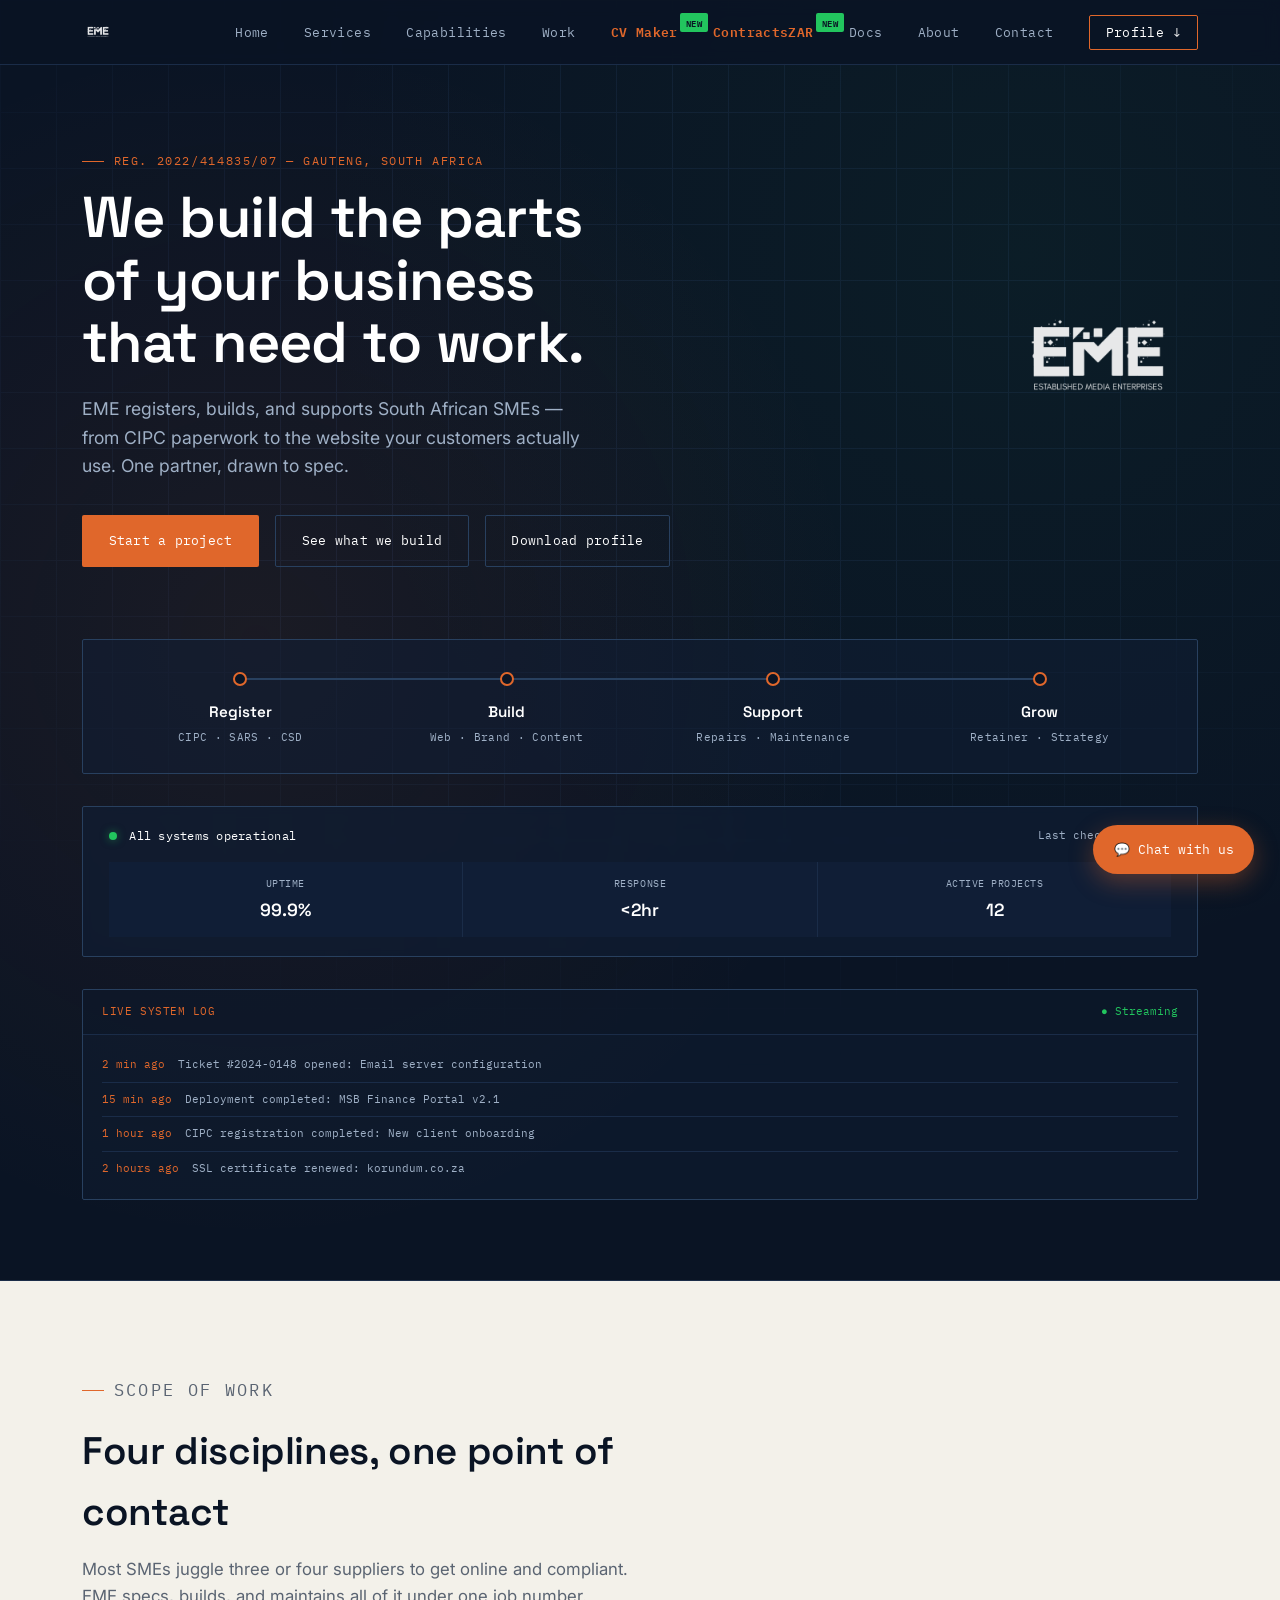
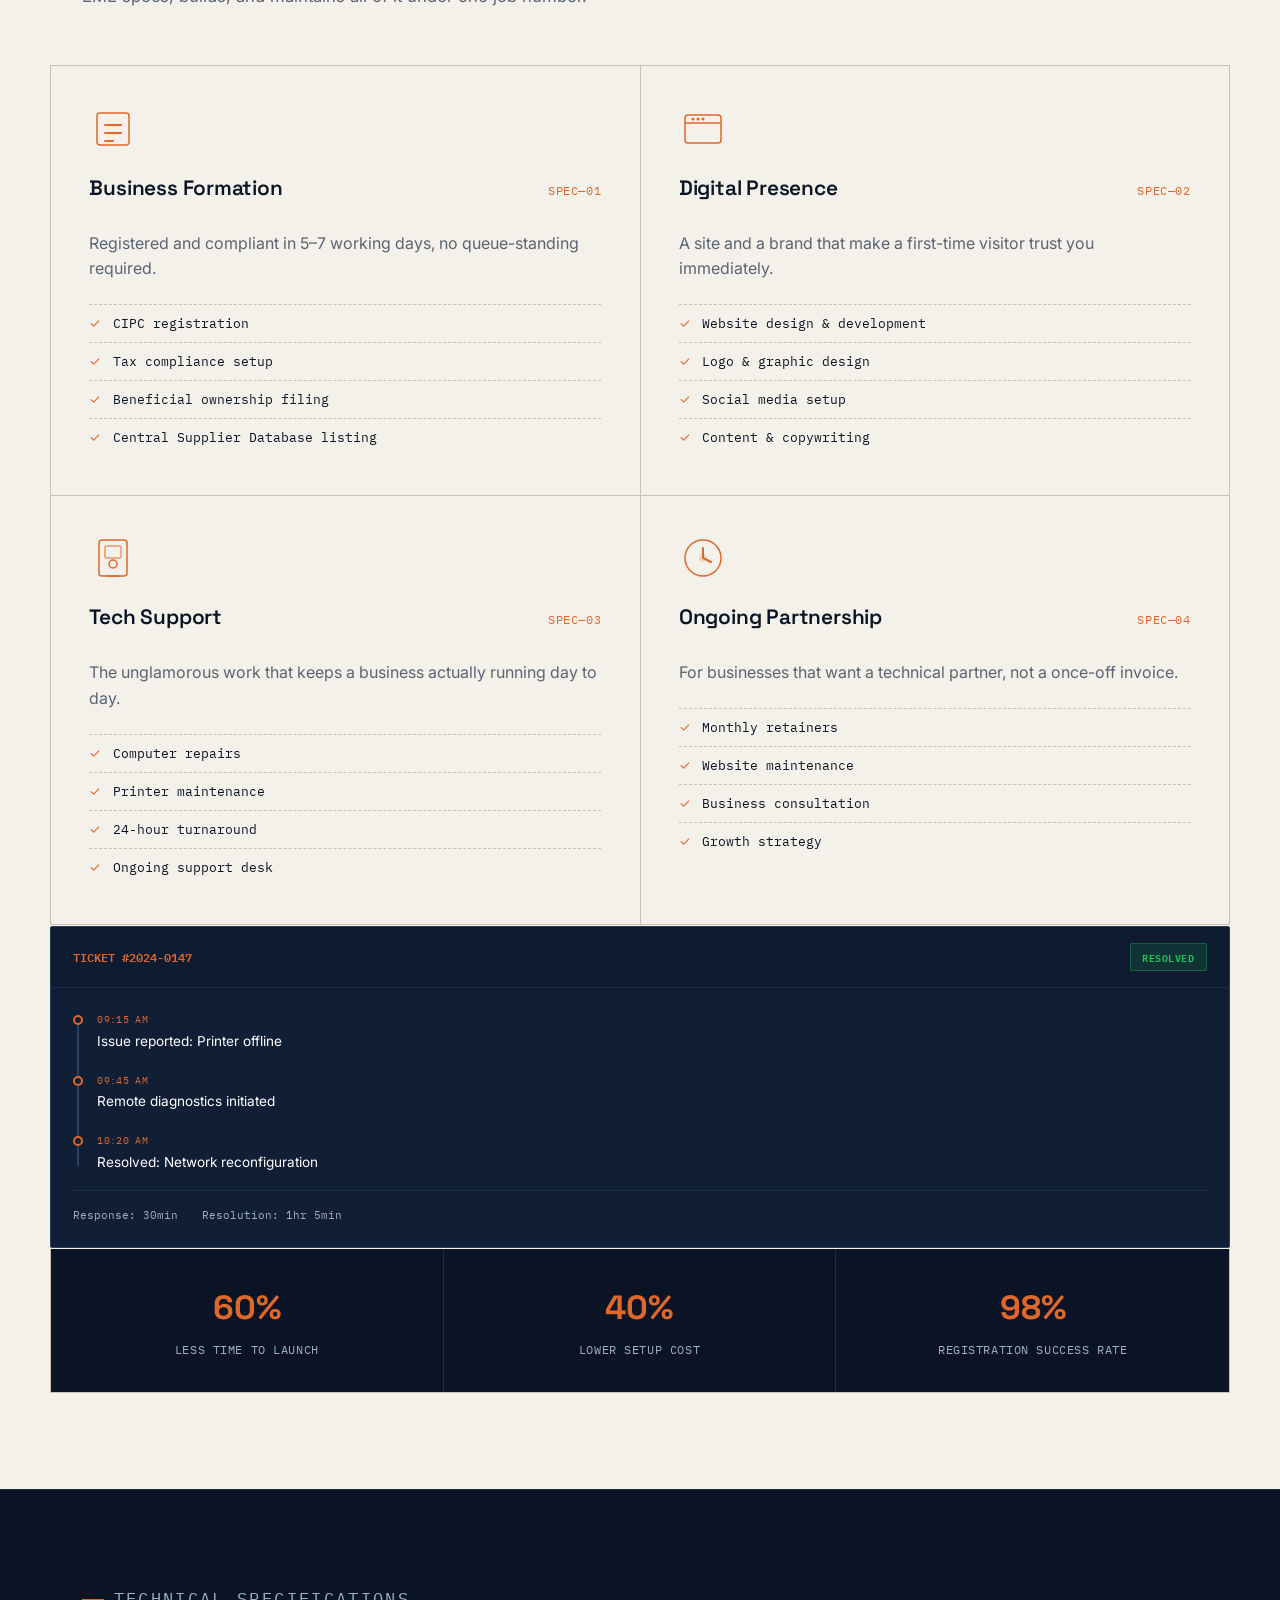
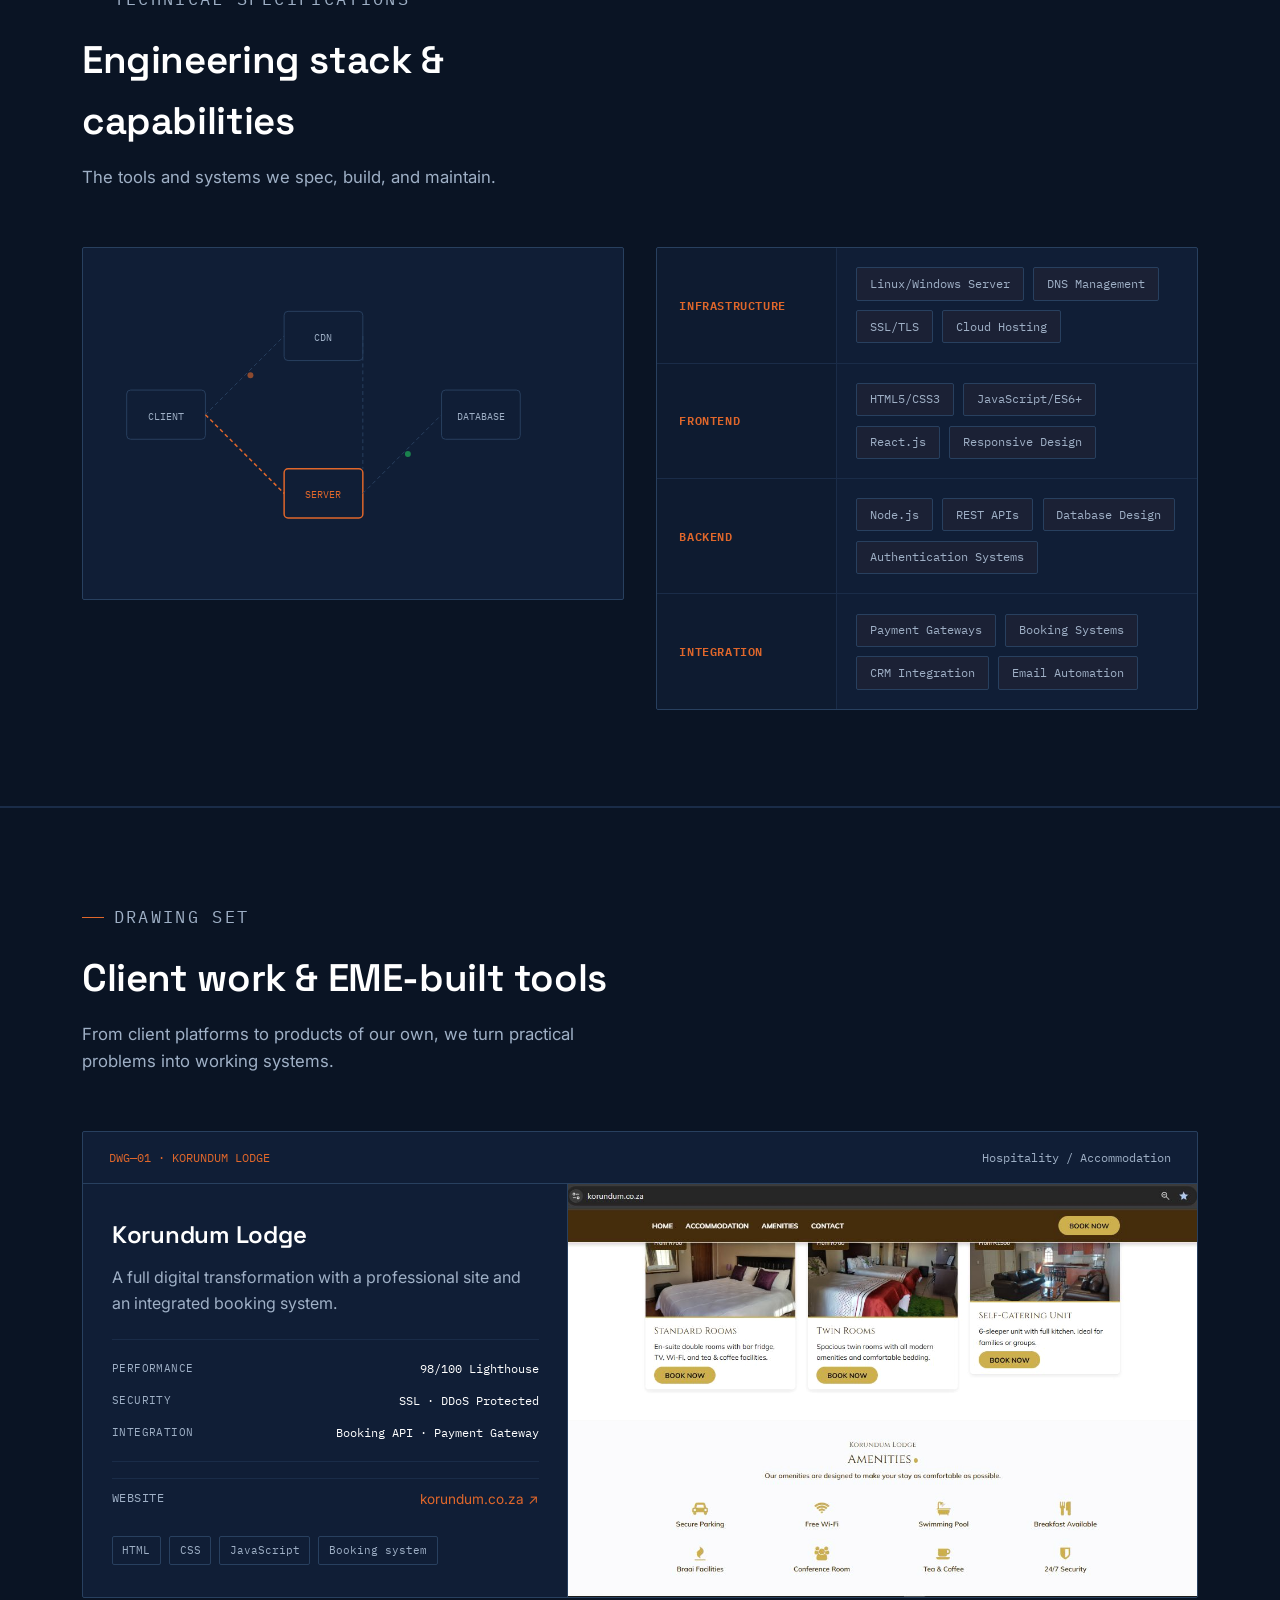
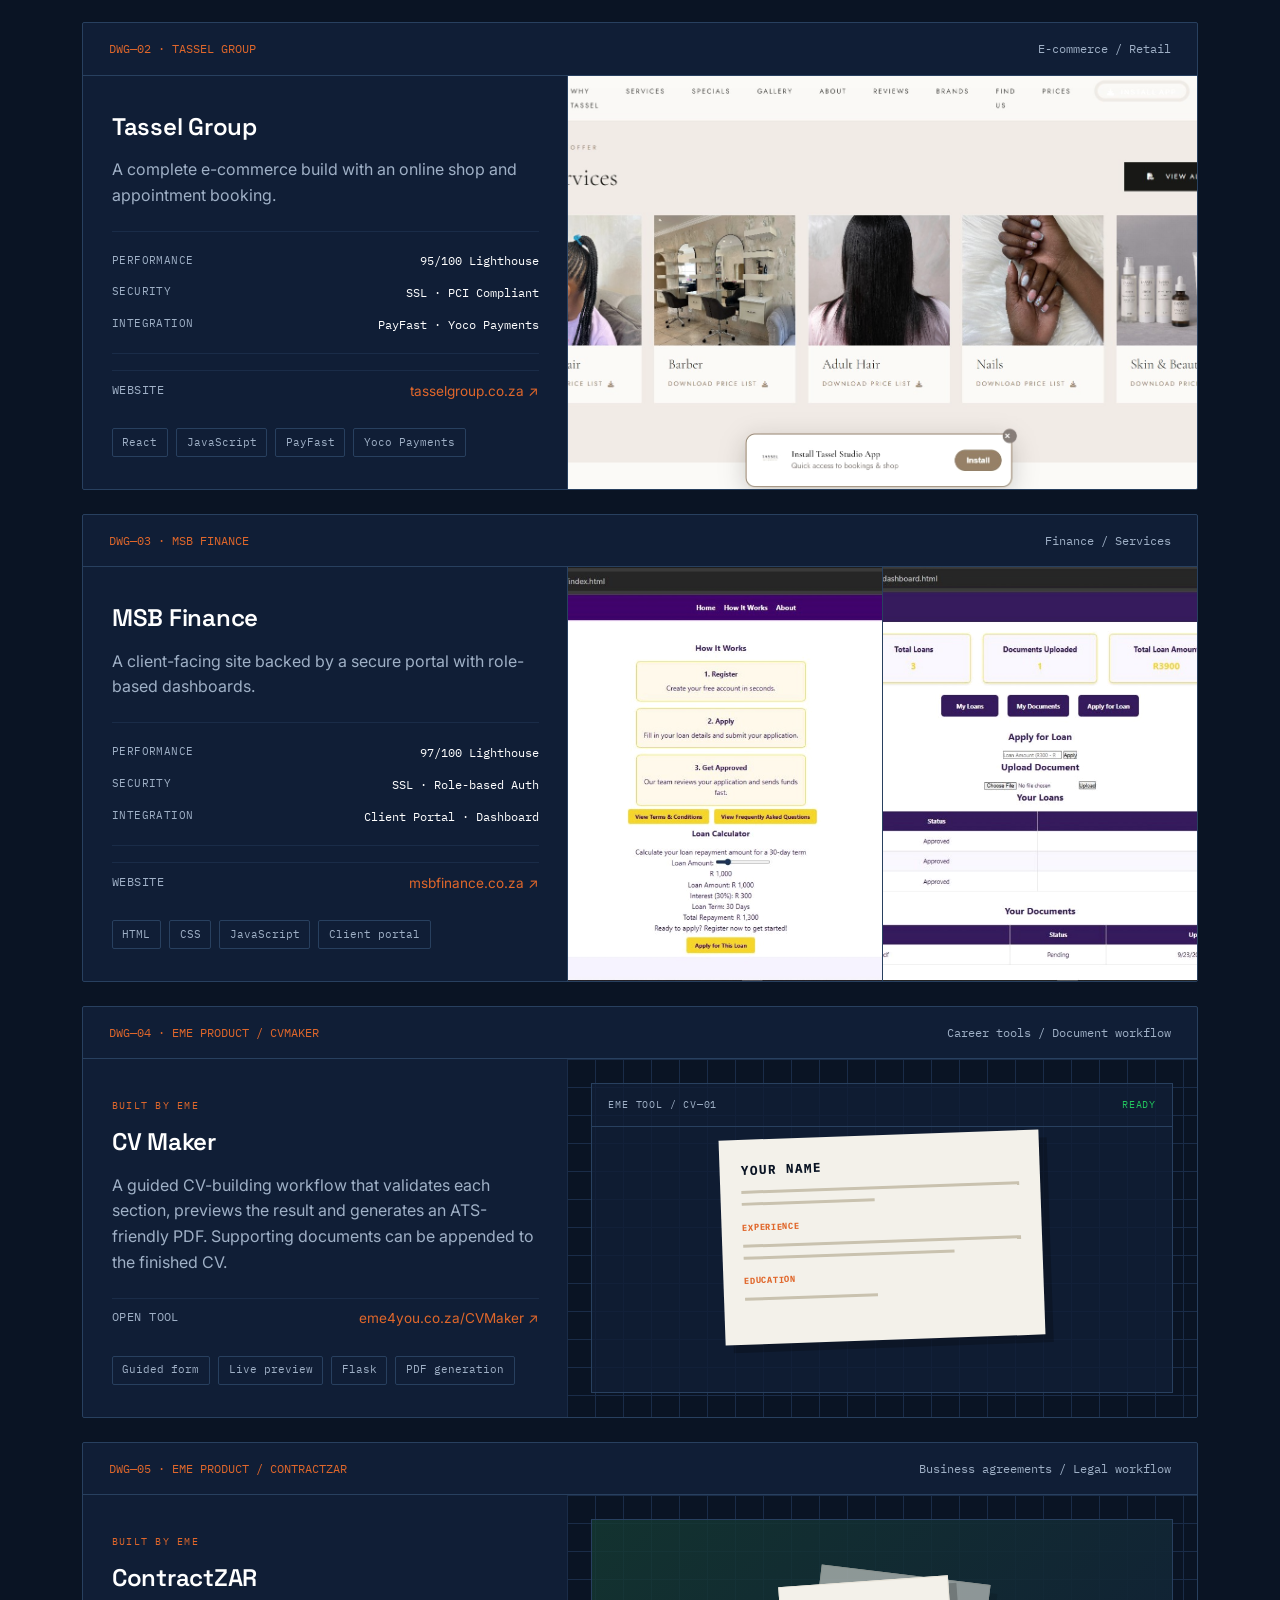
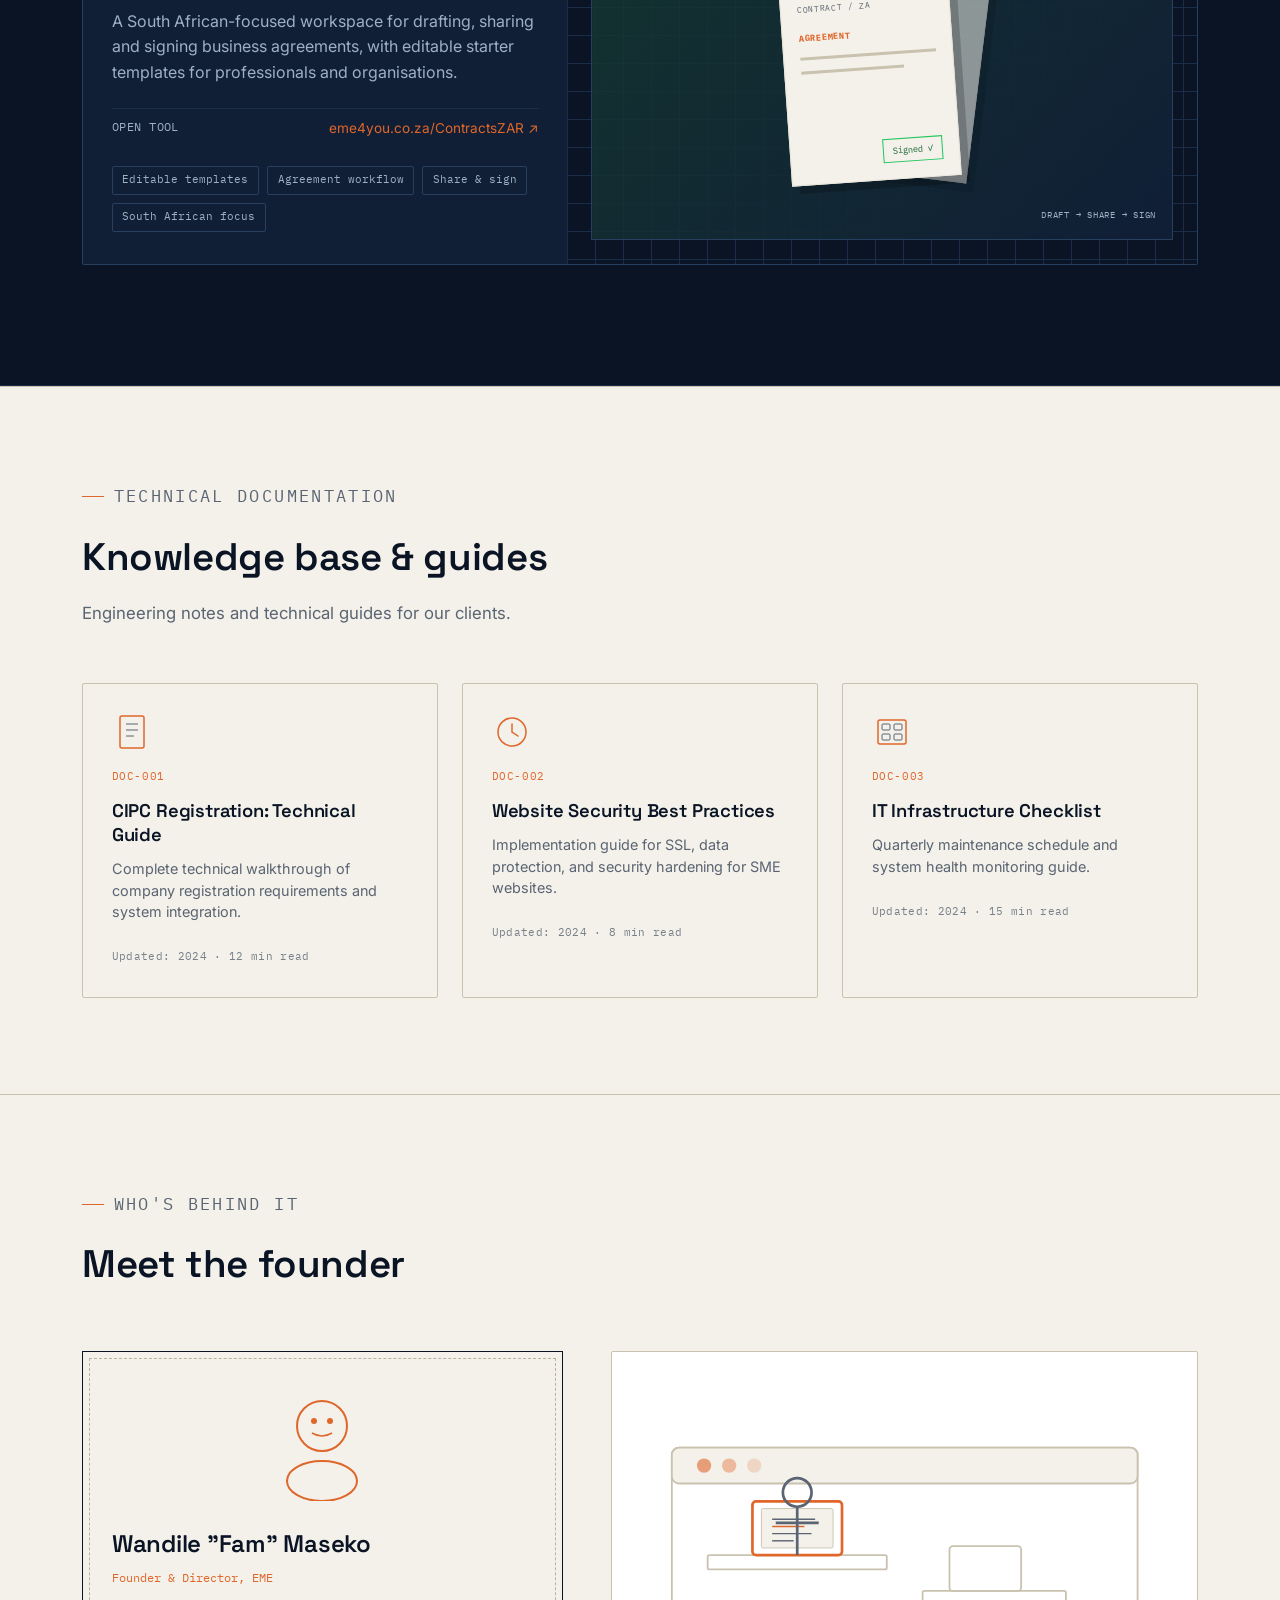
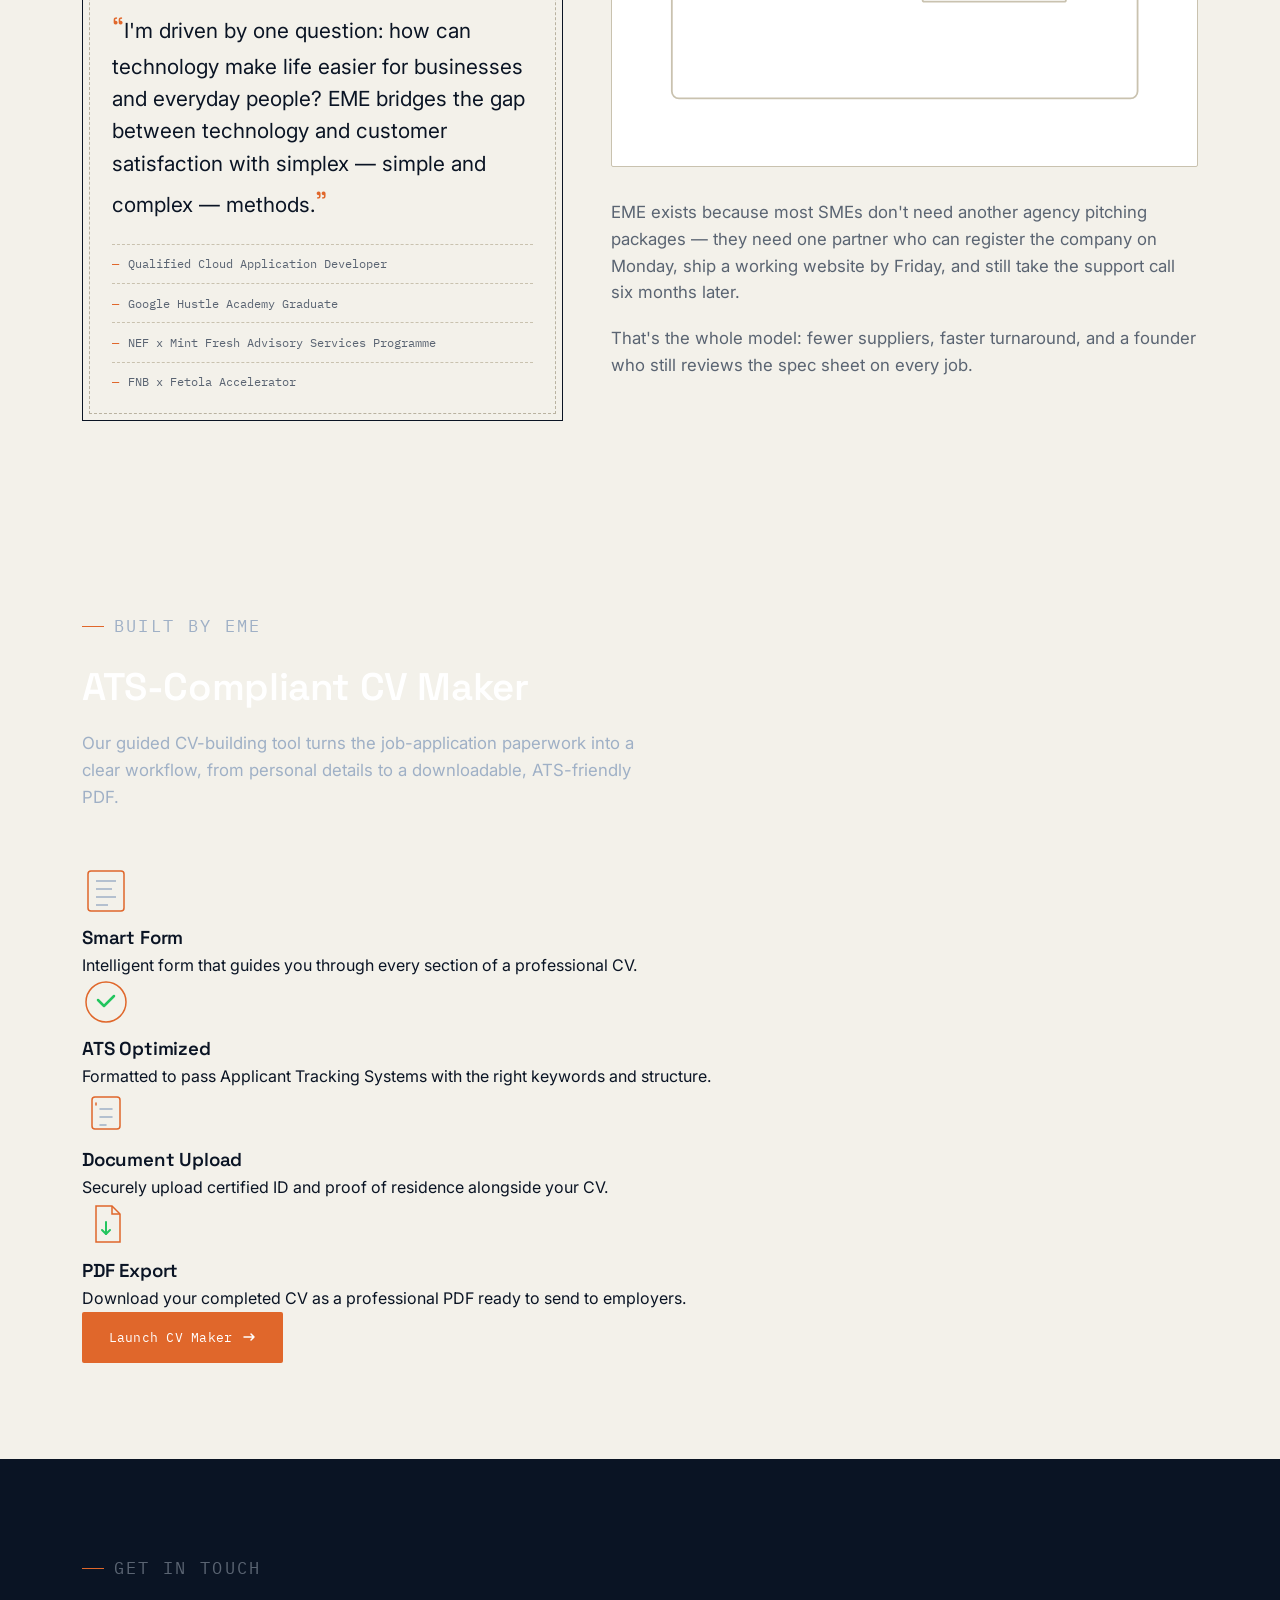
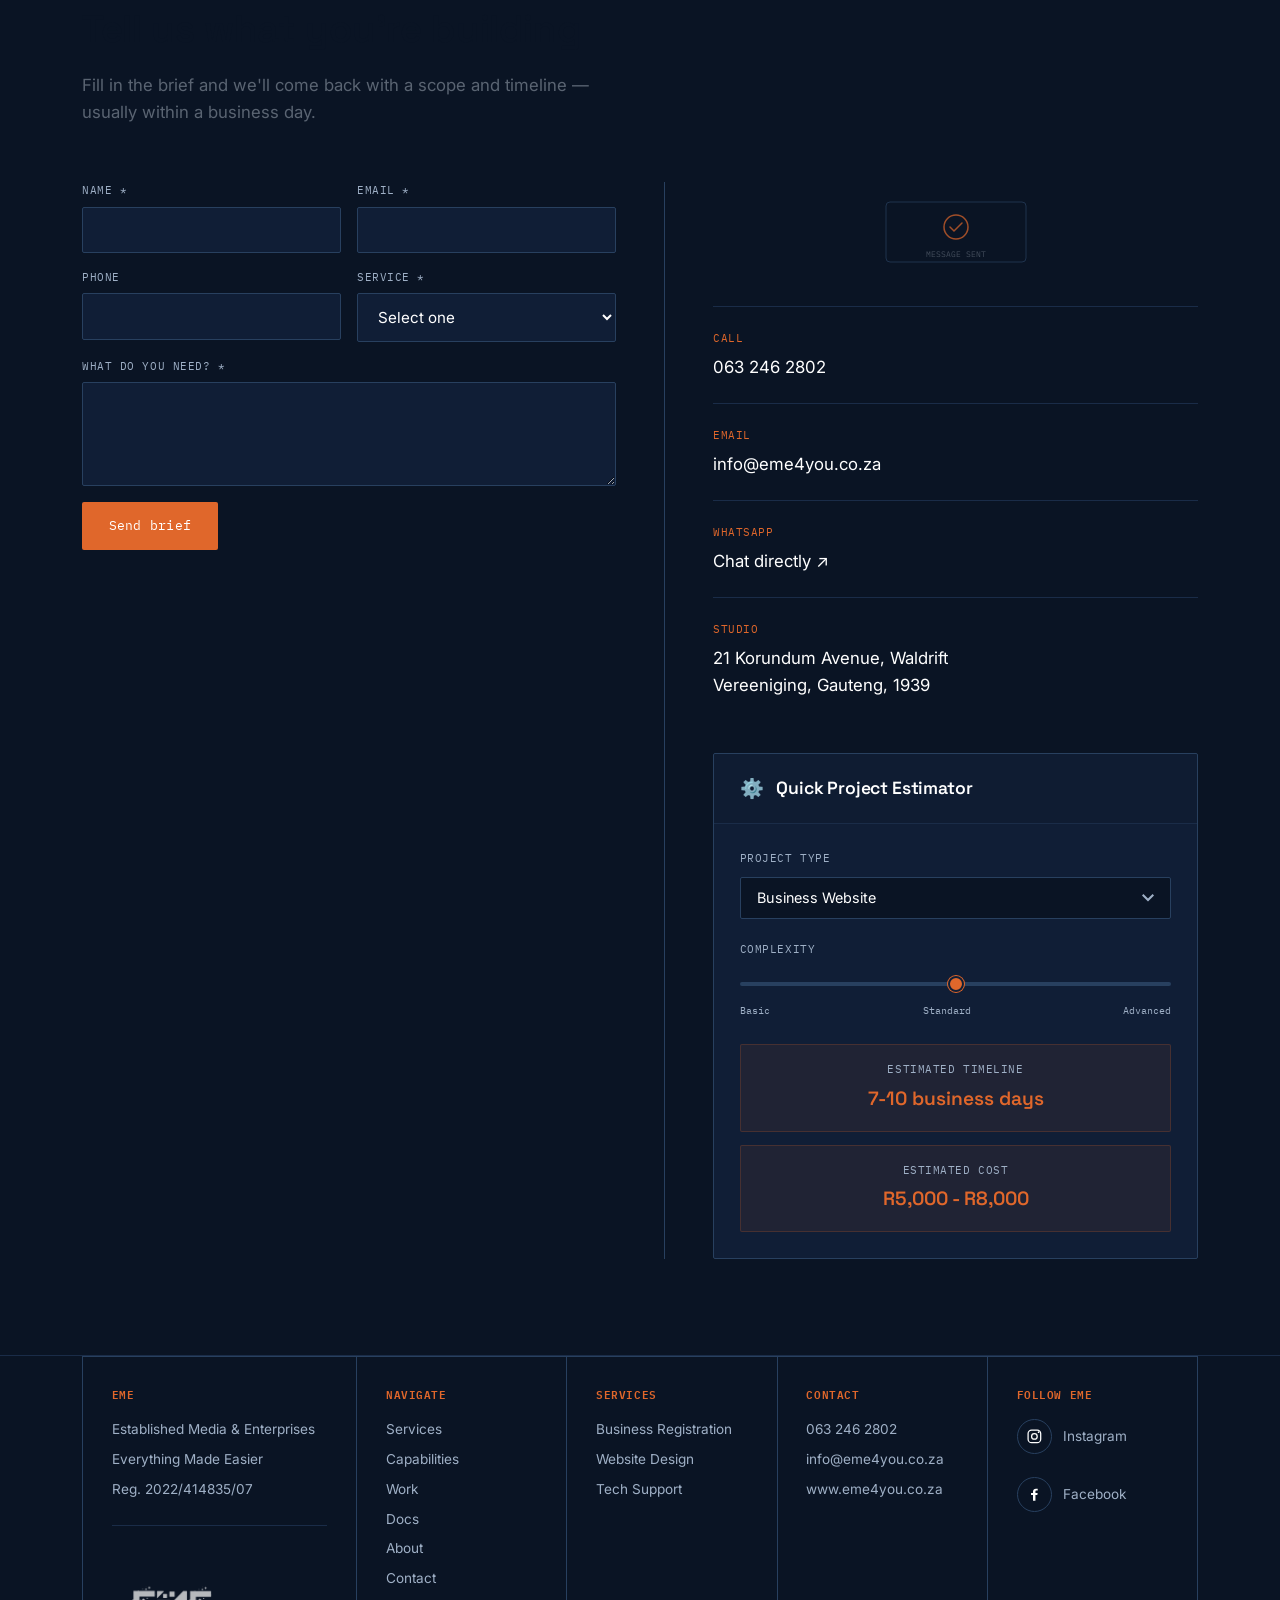
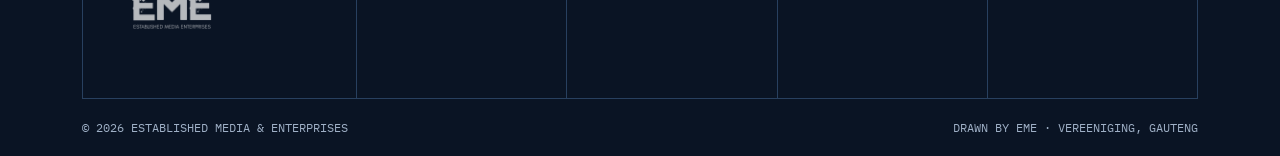
<file: index.html>
<!DOCTYPE html>
<html lang="en">
<head>
<meta charset="UTF-8" />
<meta name="viewport" content="width=device-width, initial-scale=1.0" />
<title>EME — Established Media & Enterprises | Everything Made Easier</title>
<meta name="description" content="EME is a Gauteng-based SME enablement partner: business registration, compliant websites, and tech support, built to spec." />
<link rel="preconnect" href="https://fonts.googleapis.com">
<link rel="preconnect" href="https://fonts.gstatic.com" crossorigin>
<link href="https://fonts.googleapis.com/css2?family=Space+Grotesk:wght@400;500;600;700&family=IBM+Plex+Mono:wght@400;500;600&family=Inter:wght@400;500;600;700&display=swap" rel="stylesheet">
<link rel="icon" type="image/x-icon" href="assets/favicon.ico" />
<link rel="stylesheet" href="css/styles.css" />
</head>
<body>

<header class="site-nav">
  <div class="nav-inner">
    <a href="#home" class="nav-mark">
      <img src="assets/eme-logo.png" alt="EME" class="nav-logo" onerror="this.style.display='none'; this.parentElement.classList.add('nav-mark-fallback');">
      <span class="nav-logo-fallback">
        <span class="dot"></span>EME
      </span>
    </a>
    <ul class="nav-links" id="navLinks">
  <li><a href="#home">Home</a></li>
  <li><a href="#services">Services</a></li>
  <li><a href="#capabilities">Capabilities</a></li>
  <li><a href="#work">Work</a></li>
  <li><a href="/CVMaker/" class="nav-featured">CV Maker</a></li>
  <li><a href="https://eme4you.co.za/ContractsZAR/#/" target="_blank" rel="noopener" class="nav-featured">ContractsZAR</a></li>
  <li><a href="#docs">Docs</a></li>
  <li><a href="#about">About</a></li>
  <li><a href="#contact">Contact</a></li>
  <li><a href="#" id="openProfile" class="nav-cta">Profile ↓</a></li>
</ul>
    <button class="menu-toggle" id="menuToggle" aria-label="Toggle menu">
      <span></span><span></span><span></span>
    </button>
  </div>
</header>

<section class="hero" id="home">
  <div class="hero-bg-pattern"></div>
  <div class="hero-inner">
    <div class="hero-grid">
      <div class="hero-content">
        <p class="eyebrow">REG. 2022/414835/07 — GAUTENG, South Africa</p>
        <h1>We build the parts of your business that need to work.</h1>
        <p class="lead">EME registers, builds, and supports South African SMEs — from CIPC paperwork to the website your customers actually use. One partner, drawn to spec.</p>
        <div class="hero-buttons">
          <a href="#contact" class="btn btn-primary">Start a project</a>
          <a href="#services" class="btn btn-outline">See what we build</a>
          <a href="#" id="openProfileHero" class="btn btn-outline">Download profile</a>
        </div>
      </div>
      <div class="hero-visual">
        <div class="hero-logo">
        <img src="assets/eme-logo.png" alt="EME — Established Media & Enterprises" class="logo-mark" onerror="this.style.display='none'; this.parentElement.innerHTML='<div class=\'logo-fallback\'><span class=\'logo-dot\'></span><span class=\'logo-text\'>EME</span><span class=\'logo-sub\'>Established Media<br>& Enterprises</span></div>';">
      </div>
      </div>
    </div>

    <div class="pipeline" aria-label="EME service pipeline">
      <div class="pipeline-track">
        <div class="pipeline-node">
          <div class="connector"></div>
          <div class="marker"></div>
          <div class="label">Register</div>
          <div class="tag">CIPC · SARS · CSD</div>
        </div>
        <div class="pipeline-node">
          <div class="connector"></div>
          <div class="marker"></div>
          <div class="label">Build</div>
          <div class="tag">Web · Brand · Content</div>
        </div>
        <div class="pipeline-node">
          <div class="connector"></div>
          <div class="marker"></div>
          <div class="label">Support</div>
          <div class="tag">Repairs · Maintenance</div>
        </div>
        <div class="pipeline-node">
          <div class="marker"></div>
          <div class="label">Grow</div>
          <div class="tag">Retainer · Strategy</div>
        </div>
      </div>
    </div>

    <div class="status-panel">
      <div class="status-header">
        <span class="status-indicator active"></span>
        <span class="status-text">All systems operational</span>
        <span class="status-time">Last checked: <span id="statusTime">--:--</span></span>
      </div>
      <div class="status-metrics">
        <div class="status-metric">
          <span class="metric-label">Uptime</span>
          <span class="metric-value">99.9%</span>
        </div>
        <div class="status-metric">
          <span class="metric-label">Response</span>
          <span class="metric-value">&lt;2hr</span>
        </div>
        <div class="status-metric">
          <span class="metric-label">Active Projects</span>
          <span class="metric-value">12</span>
        </div>
      </div>
    </div>

    <div class="activity-feed">
      <div class="feed-header">
        <span class="feed-title">LIVE SYSTEM LOG</span>
        <span class="feed-status">● Streaming</span>
      </div>
      <div class="feed-items" id="activityFeed">
        <div class="feed-item">
          <span class="feed-time">Just now</span>
          <span class="feed-message">System monitor initialized</span>
        </div>
      </div>
    </div>
  </div>
</section>

<section class="services" id="services">
  <div class="wrap">
    <div class="section-head">
      <p class="eyebrow">Scope of work</p>
      <h2>Four disciplines, one point of contact</h2>
      <p>Most SMEs juggle three or four suppliers to get online and compliant. EME specs, builds, and maintains all of it under one job number.</p>
    </div>
  </div>
  <div class="wrap" style="padding:0;max-width:1180px;">
    <div class="spec-grid">
      <div class="spec-card">
        <div class="spec-icon">
          <svg width="48" height="48" viewBox="0 0 48 48" fill="none">
            <rect x="8" y="8" width="32" height="32" rx="3" stroke="#E0672B" stroke-width="1.5"/>
            <path d="M16 20H32M16 28H32M16 36H24" stroke="#E0672B" stroke-width="2" stroke-linecap="round"/>
          </svg>
        </div>
        <div class="spec-head"><h3>Business Formation</h3><span class="spec-id">SPEC—01</span></div>
        <p>Registered and compliant in 5–7 working days, no queue-standing required.</p>
        <ul class="spec-list">
          <li>CIPC registration</li>
          <li>Tax compliance setup</li>
          <li>Beneficial ownership filing</li>
          <li>Central Supplier Database listing</li>
        </ul>
      </div>
      <div class="spec-card">
        <div class="spec-icon">
          <svg width="48" height="48" viewBox="0 0 48 48" fill="none">
            <rect x="6" y="10" width="36" height="28" rx="3" stroke="#E0672B" stroke-width="1.5"/>
            <path d="M6 18H42" stroke="#E0672B" stroke-width="1.5"/>
            <circle cx="14" cy="14" r="1.5" fill="#E0672B"/>
            <circle cx="19" cy="14" r="1.5" fill="#E0672B"/>
            <circle cx="24" cy="14" r="1.5" fill="#E0672B"/>
          </svg>
        </div>
        <div class="spec-head"><h3>Digital Presence</h3><span class="spec-id">SPEC—02</span></div>
        <p>A site and a brand that make a first-time visitor trust you immediately.</p>
        <ul class="spec-list">
          <li>Website design & development</li>
          <li>Logo & graphic design</li>
          <li>Social media setup</li>
          <li>Content & copywriting</li>
        </ul>
      </div>
      <div class="spec-card">
        <div class="spec-icon">
          <svg width="48" height="48" viewBox="0 0 48 48" fill="none">
            <rect x="10" y="6" width="28" height="36" rx="3" stroke="#E0672B" stroke-width="1.5"/>
            <rect x="16" y="12" width="16" height="12" rx="1" stroke="#E0672B" stroke-width="1"/>
            <circle cx="24" cy="30" r="4" stroke="#E0672B" stroke-width="1.5"/>
            <path d="M18 42H30" stroke="#E0672B" stroke-width="1.5" stroke-linecap="round"/>
          </svg>
        </div>
        <div class="spec-head"><h3>Tech Support</h3><span class="spec-id">SPEC—03</span></div>
        <p>The unglamorous work that keeps a business actually running day to day.</p>
        <ul class="spec-list">
          <li>Computer repairs</li>
          <li>Printer maintenance</li>
          <li>24-hour turnaround</li>
          <li>Ongoing support desk</li>
        </ul>
      </div>
      <div class="spec-card">
        <div class="spec-icon">
          <svg width="48" height="48" viewBox="0 0 48 48" fill="none">
            <circle cx="24" cy="24" r="18" stroke="#E0672B" stroke-width="1.5"/>
            <path d="M24 14V24L32 28" stroke="#E0672B" stroke-width="2" stroke-linecap="round"/>
            <circle cx="24" cy="24" r="4" fill="#E0672B" opacity="0.2"/>
          </svg>
        </div>
        <div class="spec-head"><h3>Ongoing Partnership</h3><span class="spec-id">SPEC—04</span></div>
        <p>For businesses that want a technical partner, not a once-off invoice.</p>
        <ul class="spec-list">
          <li>Monthly retainers</li>
          <li>Website maintenance</li>
          <li>Business consultation</li>
          <li>Growth strategy</li>
        </ul>
      </div>
    </div>

    <div class="ticket-preview">
      <div class="ticket-header">
        <span class="ticket-id">TICKET #2024-0147</span>
        <span class="ticket-status resolved">RESOLVED</span>
      </div>
      <div class="ticket-body">
        <div class="ticket-timeline">
          <div class="timeline-node">
            <div class="node-marker"></div>
            <div class="node-content">
              <span class="node-time">09:15 AM</span>
              <span class="node-text">Issue reported: Printer offline</span>
            </div>
          </div>
          <div class="timeline-node">
            <div class="node-marker"></div>
            <div class="node-content">
              <span class="node-time">09:45 AM</span>
              <span class="node-text">Remote diagnostics initiated</span>
            </div>
          </div>
          <div class="timeline-node">
            <div class="node-marker"></div>
            <div class="node-content">
              <span class="node-time">10:20 AM</span>
              <span class="node-text">Resolved: Network reconfiguration</span>
            </div>
          </div>
        </div>
        <div class="ticket-meta">
          <span>Response: 30min</span>
          <span>Resolution: 1hr 5min</span>
        </div>
      </div>
    </div>

    <div class="measure-strip">
      <div class="measure"><div class="num"><span>60%</span></div><div class="cap">Less time to launch</div></div>
      <div class="measure"><div class="num"><span>40%</span></div><div class="cap">Lower setup cost</div></div>
      <div class="measure"><div class="num"><span>98%</span></div><div class="cap">Registration success rate</div></div>
    </div>
  </div>
</section>

<section class="capabilities on-dark" id="capabilities">
  <div class="wrap">
    <div class="section-head on-dark">
      <p class="eyebrow">Technical Specifications</p>
      <h2>Engineering stack & capabilities</h2>
      <p>The tools and systems we spec, build, and maintain.</p>
    </div>
    
    <div class="tech-showcase">
      <div class="tech-visual">
        <svg class="tech-diagram" viewBox="0 0 500 300" xmlns="http://www.w3.org/2000/svg">
          <!-- Architecture diagram -->
          <rect x="20" y="120" width="80" height="50" rx="4" fill="#101E36" stroke="#28405F" stroke-width="1"/>
          <text x="60" y="150" text-anchor="middle" fill="#9FB0C6" font-size="10" font-family="'IBM Plex Mono'">CLIENT</text>
          
          <rect x="180" y="40" width="80" height="50" rx="4" fill="#101E36" stroke="#28405F" stroke-width="1"/>
          <text x="220" y="70" text-anchor="middle" fill="#9FB0C6" font-size="10" font-family="'IBM Plex Mono'">CDN</text>
          
          <rect x="180" y="200" width="80" height="50" rx="4" fill="#101E36" stroke="#E0672B" stroke-width="1.5"/>
          <text x="220" y="230" text-anchor="middle" fill="#E0672B" font-size="10" font-family="'IBM Plex Mono'">SERVER</text>
          
          <rect x="340" y="120" width="80" height="50" rx="4" fill="#101E36" stroke="#28405F" stroke-width="1"/>
          <text x="380" y="150" text-anchor="middle" fill="#9FB0C6" font-size="10" font-family="'IBM Plex Mono'">DATABASE</text>
          
          <!-- Connection lines -->
          <line x1="100" y1="145" x2="180" y2="65" stroke="#28405F" stroke-width="1" stroke-dasharray="4,3"/>
          <line x1="100" y1="145" x2="180" y2="225" stroke="#E0672B" stroke-width="1.5" stroke-dasharray="4,3"/>
          <line x1="260" y1="65" x2="260" y2="200" stroke="#28405F" stroke-width="1" stroke-dasharray="4,3"/>
          <line x1="260" y1="225" x2="340" y2="145" stroke="#28405F" stroke-width="1" stroke-dasharray="4,3"/>
          
          <!-- Data packets -->
          <circle cx="140" cy="105" r="3" fill="#E0672B" opacity="0.6">
            <animate attributeName="cx" values="140;160;180" dur="3s" repeatCount="indefinite"/>
          </circle>
          <circle cx="300" cy="185" r="3" fill="#22c55e" opacity="0.6">
            <animate attributeName="cx" values="300;320;340" dur="3s" repeatCount="indefinite"/>
          </circle>
        </svg>
      </div>
      
      <div class="tech-matrix">
        <div class="tech-row">
          <div class="tech-label">Infrastructure</div>
          <div class="tech-items">
            <span class="tech-badge">Linux/Windows Server</span>
            <span class="tech-badge">DNS Management</span>
            <span class="tech-badge">SSL/TLS</span>
            <span class="tech-badge">Cloud Hosting</span>
          </div>
        </div>
        
        <div class="tech-row">
          <div class="tech-label">Frontend</div>
          <div class="tech-items">
            <span class="tech-badge">HTML5/CSS3</span>
            <span class="tech-badge">JavaScript/ES6+</span>
            <span class="tech-badge">React.js</span>
            <span class="tech-badge">Responsive Design</span>
          </div>
        </div>
        
        <div class="tech-row">
          <div class="tech-label">Backend</div>
          <div class="tech-items">
            <span class="tech-badge">Node.js</span>
            <span class="tech-badge">REST APIs</span>
            <span class="tech-badge">Database Design</span>
            <span class="tech-badge">Authentication Systems</span>
          </div>
        </div>
        
        <div class="tech-row">
          <div class="tech-label">Integration</div>
          <div class="tech-items">
            <span class="tech-badge">Payment Gateways</span>
            <span class="tech-badge">Booking Systems</span>
            <span class="tech-badge">CRM Integration</span>
            <span class="tech-badge">Email Automation</span>
          </div>
        </div>
      </div>
    </div>
  </div>
</section>

<section class="portfolio on-dark" id="work">
  <div class="wrap">
    <div class="section-head">
      <p class="eyebrow">Drawing set</p>
      <h2>Client work &amp; EME-built tools</h2>
      <p>From client platforms to products of our own, we turn practical problems into working systems.</p>
    </div>

    <div class="sheet">
      <div class="sheet-bar"><span class="dwg">DWG—01 · KORUNDUM LODGE</span><span>Hospitality / Accommodation</span></div>
      <div class="sheet-body">
        <div class="sheet-info">
          <h3>Korundum Lodge</h3>
          <p>A full digital transformation with a professional site and an integrated booking system.</p>
          <div class="tech-specs">
            <div class="spec-row">
              <span class="spec-label">Performance</span>
              <span class="spec-value">98/100 Lighthouse</span>
            </div>
            <div class="spec-row">
              <span class="spec-label">Security</span>
              <span class="spec-value">SSL · DDoS Protected</span>
            </div>
            <div class="spec-row">
              <span class="spec-label">Integration</span>
              <span class="spec-value">Booking API · Payment Gateway</span>
            </div>
          </div>
          <div class="sheet-row"><span class="k">Website</span><span class="v"><a href="https://korundum.co.za" target="_blank" rel="noopener">korundum.co.za ↗</a></span></div>
          <div class="chips"><span class="chip">HTML</span><span class="chip">CSS</span><span class="chip">JavaScript</span><span class="chip">Booking system</span></div>
        </div>
        <div class="sheet-shots">
          <div class="shot">
            <img src="screenshots/korundum-homepage.jpg" alt="Korundum Lodge homepage" onerror="this.parentElement.innerHTML='<div class=\'shot-placeholder\'><svg width=\'80\' height=\'80\' viewBox=\'0 0 80 80\'><rect x=\'10\' y=\'15\' width=\'60\' height=\'50\' rx=\'3\' stroke=\'#28405F\' stroke-width=\'1.5\' fill=\'none\'/><path d=\'M14 25H66M14 35H66M14 45H40\' stroke=\'#E0672B\' stroke-width=\'1.5\' stroke-linecap=\'round\'/><text x=\'40\' y=\'70\' text-anchor=\'middle\' fill=\'#5A6472\' font-size=\'8\' font-family=\'IBM Plex Mono\'>SCREENSHOT</text></svg></div>';">
          </div>
        </div>
      </div>
    </div>

    <div class="sheet">
      <div class="sheet-bar"><span class="dwg">DWG—02 · TASSEL GROUP</span><span>E-commerce / Retail</span></div>
      <div class="sheet-body">
        <div class="sheet-info">
          <h3>Tassel Group</h3>
          <p>A complete e-commerce build with an online shop and appointment booking.</p>
          <div class="tech-specs">
            <div class="spec-row">
              <span class="spec-label">Performance</span>
              <span class="spec-value">95/100 Lighthouse</span>
            </div>
            <div class="spec-row">
              <span class="spec-label">Security</span>
              <span class="spec-value">SSL · PCI Compliant</span>
            </div>
            <div class="spec-row">
              <span class="spec-label">Integration</span>
              <span class="spec-value">PayFast · Yoco Payments</span>
            </div>
          </div>
          <div class="sheet-row"><span class="k">Website</span><span class="v"><a href="https://tasselgroup.co.za" target="_blank" rel="noopener">tasselgroup.co.za ↗</a></span></div>
          <div class="chips"><span class="chip">React</span><span class="chip">JavaScript</span><span class="chip">PayFast</span><span class="chip">Yoco Payments</span></div>
        </div>
        <div class="sheet-shots">
          <div class="shot">
            <img src="screenshots/tasselHomePage.jpg" alt="Tassel Group homepage" onerror="this.parentElement.innerHTML='<div class=\'shot-placeholder\'><svg width=\'80\' height=\'80\' viewBox=\'0 0 80 80\'><rect x=\'15\' y=\'10\' width=\'50\' height=\'60\' rx=\'3\' stroke=\'#28405F\' stroke-width=\'1.5\' fill=\'none\'/><circle cx=\'40\' cy=\'35\' r=\'12\' stroke=\'#E0672B\' stroke-width=\'1.5\' fill=\'none\'/><text x=\'40\' y=\'70\' text-anchor=\'middle\' fill=\'#5A6472\' font-size=\'8\' font-family=\'IBM Plex Mono\'>SCREENSHOT</text></svg></div>';">
          </div>
        </div>
      </div>
    </div>

    <div class="sheet">
      <div class="sheet-bar"><span class="dwg">DWG—03 · MSB FINANCE</span><span>Finance / Services</span></div>
      <div class="sheet-body">
        <div class="sheet-info">
          <h3>MSB Finance</h3>
          <p>A client-facing site backed by a secure portal with role-based dashboards.</p>
          <div class="tech-specs">
            <div class="spec-row">
              <span class="spec-label">Performance</span>
              <span class="spec-value">97/100 Lighthouse</span>
            </div>
            <div class="spec-row">
              <span class="spec-label">Security</span>
              <span class="spec-value">SSL · Role-based Auth</span>
            </div>
            <div class="spec-row">
              <span class="spec-label">Integration</span>
              <span class="spec-value">Client Portal · Dashboard</span>
            </div>
          </div>
          <div class="sheet-row"><span class="k">Website</span><span class="v"><a href="https://msbfinance.co.za" target="_blank" rel="noopener">msbfinance.co.za ↗</a></span></div>
          <div class="chips"><span class="chip">HTML</span><span class="chip">CSS</span><span class="chip">JavaScript</span><span class="chip">Client portal</span></div>
        </div>
        <div class="sheet-shots">
          <div class="shot">
            <img src="screenshots/msb-homePage.jpg" alt="MSB Finance homepage" onerror="this.parentElement.innerHTML='<div class=\'shot-placeholder\'><svg width=\'80\' height=\'80\' viewBox=\'0 0 80 80\'><rect x=\'10\' y=\'15\' width=\'60\' height=\'50\' rx=\'3\' stroke=\'#28405F\' stroke-width=\'1.5\' fill=\'none\'/><path d=\'M20 30H60M20 40H50M20 50H55\' stroke=\'#E0672B\' stroke-width=\'1.5\' stroke-linecap=\'round\'/><text x=\'40\' y=\'70\' text-anchor=\'middle\' fill=\'#5A6472\' font-size=\'8\' font-family=\'IBM Plex Mono\'>SCREENSHOT</text></svg></div>';">
          </div>
          <div class="shot">
            <img src="screenshots/msb-userDashboard.jpg" alt="MSB Finance user dashboard" onerror="this.parentElement.innerHTML='<div class=\'shot-placeholder\'><svg width=\'80\' height=\'80\' viewBox=\'0 0 80 80\'><rect x=\'5\' y=\'10\' width=\'70\' height=\'60\' rx=\'3\' stroke=\'#28405F\' stroke-width=\'1.5\' fill=\'none\'/><rect x=\'15\' y=\'20\' width=\'20\' height=\'20\' rx=\'2\' stroke=\'#E0672B\' stroke-width=\'1\' fill=\'none\'/><rect x=\'45\' y=\'20\' width=\'20\' height=\'20\' rx=\'2\' stroke=\'#E0672B\' stroke-width=\'1\' fill=\'none\'/><text x=\'40\' y=\'70\' text-anchor=\'middle\' fill=\'#5A6472\' font-size=\'8\' font-family=\'IBM Plex Mono\'>DASHBOARD</text></svg></div>';">
          </div>
        </div>
      </div>
    </div>

    <div class="sheet product-sheet">
      <div class="sheet-bar"><span class="dwg">DWG—04 · EME PRODUCT / CVMAKER</span><span>Career tools / Document workflow</span></div>
      <div class="sheet-body">
        <div class="sheet-info">
          <span class="product-label">BUILT BY EME</span>
          <h3>CV Maker</h3>
          <p>A guided CV-building workflow that validates each section, previews the result and generates an ATS-friendly PDF. Supporting documents can be appended to the finished CV.</p>
          <div class="sheet-row"><span class="k">Open tool</span><span class="v"><a href="/CVMaker/">eme4you.co.za/CVMaker ↗</a></span></div>
          <div class="chips"><span class="chip">Guided form</span><span class="chip">Live preview</span><span class="chip">Flask</span><span class="chip">PDF generation</span></div>
        </div>
        <div class="sheet-shots product-visual" aria-hidden="true">
          <div class="product-art cv-art">
            <div class="product-art-bar"><span>EME TOOL / CV—01</span><span class="product-art-status">READY</span></div>
            <div class="product-paper">
              <span class="product-paper-name">YOUR NAME</span>
              <span class="product-paper-line"></span>
              <span class="product-paper-line short"></span>
              <span class="product-paper-heading">EXPERIENCE</span>
              <span class="product-paper-line"></span>
              <span class="product-paper-line medium"></span>
              <span class="product-paper-heading">EDUCATION</span>
              <span class="product-paper-line short"></span>
            </div>
          </div>
        </div>
      </div>
    </div>

    <div class="sheet product-sheet">
      <div class="sheet-bar"><span class="dwg">DWG—05 · EME PRODUCT / CONTRACTZAR</span><span>Business agreements / Legal workflow</span></div>
      <div class="sheet-body">
        <div class="sheet-info">
          <span class="product-label">BUILT BY EME</span>
          <h3>ContractZAR</h3>
          <p>A South African-focused workspace for drafting, sharing and signing business agreements, with editable starter templates for professionals and organisations.</p>
          <div class="sheet-row"><span class="k">Open tool</span><span class="v"><a href="https://eme4you.co.za/ContractsZAR/#/" target="_blank" rel="noopener noreferrer">eme4you.co.za/ContractsZAR ↗</a></span></div>
          <div class="chips"><span class="chip">Editable templates</span><span class="chip">Agreement workflow</span><span class="chip">Share &amp; sign</span><span class="chip">South African focus</span></div>
        </div>
        <div class="sheet-shots product-visual" aria-hidden="true">
          <div class="product-art contract-art">
            <div class="contract-stack">
              <span class="contract-page page-back"></span>
              <span class="contract-page page-front">
                <span class="contract-page-label">CONTRACT / ZA</span>
                <span class="product-paper-heading">AGREEMENT</span>
                <span class="product-paper-line"></span>
                <span class="product-paper-line medium"></span>
                <span class="contract-signature">Signed ✓</span>
              </span>
            </div>
            <span class="product-art-caption">DRAFT → SHARE → SIGN</span>
          </div>
        </div>
      </div>
    </div>
  </div>
</section>

<section class="docs-preview" id="docs">
  <div class="wrap">
    <div class="section-head">
      <p class="eyebrow">Technical Documentation</p>
      <h2>Knowledge base & guides</h2>
      <p>Engineering notes and technical guides for our clients.</p>
    </div>
    
    <div class="docs-grid">
      <article class="doc-card">
        <div class="doc-icon">
          <svg width="40" height="40" viewBox="0 0 40 40" fill="none">
            <rect x="8" y="4" width="24" height="32" rx="2" stroke="#E0672B" stroke-width="1.5"/>
            <line x1="14" y1="12" x2="26" y2="12" stroke="#5A6472" stroke-width="1"/>
            <line x1="14" y1="18" x2="26" y2="18" stroke="#5A6472" stroke-width="1"/>
            <line x1="14" y1="24" x2="22" y2="24" stroke="#5A6472" stroke-width="1"/>
          </svg>
        </div>
        <span class="doc-ref">DOC-001</span>
        <h3>CIPC Registration: Technical Guide</h3>
        <p>Complete technical walkthrough of company registration requirements and system integration.</p>
        <span class="doc-meta">Updated: 2024 · 12 min read</span>
      </article>
      
      <article class="doc-card">
        <div class="doc-icon">
          <svg width="40" height="40" viewBox="0 0 40 40" fill="none">
            <circle cx="20" cy="20" r="14" stroke="#E0672B" stroke-width="1.5"/>
            <path d="M20 12V20L26 24" stroke="#E0672B" stroke-width="1.5" stroke-linecap="round"/>
          </svg>
        </div>
        <span class="doc-ref">DOC-002</span>
        <h3>Website Security Best Practices</h3>
        <p>Implementation guide for SSL, data protection, and security hardening for SME websites.</p>
        <span class="doc-meta">Updated: 2024 · 8 min read</span>
      </article>
      
      <article class="doc-card">
        <div class="doc-icon">
          <svg width="40" height="40" viewBox="0 0 40 40" fill="none">
            <rect x="6" y="8" width="28" height="24" rx="2" stroke="#E0672B" stroke-width="1.5"/>
            <rect x="10" y="12" width="8" height="6" rx="1" stroke="#5A6472" stroke-width="1"/>
            <rect x="22" y="12" width="8" height="6" rx="1" stroke="#5A6472" stroke-width="1"/>
            <rect x="10" y="22" width="8" height="6" rx="1" stroke="#5A6472" stroke-width="1"/>
            <rect x="22" y="22" width="8" height="6" rx="1" stroke="#5A6472" stroke-width="1"/>
          </svg>
        </div>
        <span class="doc-ref">DOC-003</span>
        <h3>IT Infrastructure Checklist</h3>
        <p>Quarterly maintenance schedule and system health monitoring guide.</p>
        <span class="doc-meta">Updated: 2024 · 15 min read</span>
      </article>
    </div>
  </div>
</section>

<section class="about" id="about">
  <div class="wrap">
    <div class="section-head">
      <p class="eyebrow">Who's behind it</p>
      <h2>Meet the founder</h2>
    </div>
    <div class="about-grid">
      <div class="stamp">
        <div class="founder-image">
          <svg width="120" height="120" viewBox="0 0 120 120" fill="none">
            <circle cx="60" cy="45" r="25" stroke="#E0672B" stroke-width="2"/>
            <ellipse cx="60" cy="100" rx="35" ry="20" stroke="#E0672B" stroke-width="2"/>
            <circle cx="52" cy="40" r="3" fill="#E0672B"/>
            <circle cx="68" cy="40" r="3" fill="#E0672B"/>
            <path d="M50 52Q60 58 70 52" stroke="#E0672B" stroke-width="1.5" fill="none"/>
          </svg>
        </div>
        <h3>Wandile "Fam" Maseko</h3>
        <span class="role">Founder & Director, EME</span>
        <p class="about-quote">I'm driven by one question: how can technology make life easier for businesses and everyday people? EME bridges the gap between technology and customer satisfaction with simplex — simple and complex — methods.</p>
        <ul class="creds">
          <li>Qualified Cloud Application Developer</li>
          <li>Google Hustle Academy Graduate</li>
          <li>NEF x Mint Fresh Advisory Services Programme</li>
          <li>FNB x Fetola Accelerator</li>
        </ul>
      </div>
      <div class="about-visual">
        <div class="about-illustration">
          <svg viewBox="0 0 300 200" xmlns="http://www.w3.org/2000/svg">
            <!-- Office/Studio illustration -->
            <rect x="20" y="40" width="260" height="140" rx="4" fill="none" stroke="#C9C2AF" stroke-width="1"/>
            <rect x="20" y="40" width="260" height="20" rx="4" fill="#F3F1EA" stroke="#C9C2AF" stroke-width="1"/>
            <circle cx="38" cy="50" r="4" fill="#E0672B" opacity="0.6"/>
            <circle cx="52" cy="50" r="4" fill="#E0672B" opacity="0.4"/>
            <circle cx="66" cy="50" r="4" fill="#E0672B" opacity="0.2"/>
            <!-- Desk -->
            <rect x="40" y="100" width="100" height="8" rx="1" fill="none" stroke="#C9C2AF" stroke-width="1"/>
            <!-- Monitor -->
            <rect x="65" y="70" width="50" height="30" rx="2" fill="none" stroke="#E0672B" stroke-width="1.5"/>
            <rect x="70" y="74" width="40" height="22" rx="1" fill="#F3F1EA" stroke="#C9C2AF" stroke-width="0.5"/>
            <!-- Code on screen -->
            <line x1="76" y1="80" x2="100" y2="80" stroke="#5A6472" stroke-width="0.8"/>
            <line x1="76" y1="84" x2="94" y2="84" stroke="#E0672B" stroke-width="0.8"/>
            <line x1="76" y1="88" x2="98" y2="88" stroke="#5A6472" stroke-width="0.8"/>
            <line x1="76" y1="92" x2="88" y2="92" stroke="#5A6472" stroke-width="0.8"/>
            <!-- Second desk -->
            <rect x="160" y="120" width="80" height="6" rx="1" fill="none" stroke="#C9C2AF" stroke-width="1"/>
            <rect x="175" y="95" width="40" height="25" rx="2" fill="none" stroke="#C9C2AF" stroke-width="1"/>
            <!-- Person -->
            <circle cx="90" cy="65" r="8" fill="none" stroke="#5A6472" stroke-width="1.5"/>
            <line x1="90" y1="73" x2="90" y2="100" stroke="#5A6472" stroke-width="1.5"/>
            <line x1="78" y1="82" x2="102" y2="82" stroke="#5A6472" stroke-width="1.5"/>
          </svg>
        </div>
        <p style="color:var(--graphite);font-size:1.05rem;margin-bottom:1.2rem;">EME exists because most SMEs don't need another agency pitching packages — they need one partner who can register the company on Monday, ship a working website by Friday, and still take the support call six months later.</p>
        <p style="color:var(--graphite);font-size:1.05rem;">That's the whole model: fewer suppliers, faster turnaround, and a founder who still reviews the spec sheet on every job.</p>
      </div>
    </div>
  </div>
</section>

<section class="cv-promo on-dark" id="cv-maker">
  <div class="wrap">
    <div class="section-head on-dark">
      <p class="eyebrow">Built by EME</p>
      <h2>ATS-Compliant CV Maker</h2>
      <p>Our guided CV-building tool turns the job-application paperwork into a clear workflow, from personal details to a downloadable, ATS-friendly PDF.</p>
    </div>
    
    <div class="cv-feature-grid">
      <div class="cv-feature-card">
        <div class="cv-feature-icon">
          <svg width="48" height="48" viewBox="0 0 48 48" fill="none">
            <rect x="6" y="4" width="36" height="40" rx="3" stroke="#E0672B" stroke-width="1.5"/>
            <line x1="14" y1="14" x2="34" y2="14" stroke="#9FB0C6" stroke-width="1.5"/>
            <line x1="14" y1="22" x2="30" y2="22" stroke="#9FB0C6" stroke-width="1.5"/>
            <line x1="14" y1="30" x2="34" y2="30" stroke="#9FB0C6" stroke-width="1.5"/>
            <line x1="14" y1="38" x2="26" y2="38" stroke="#9FB0C6" stroke-width="1.5"/>
          </svg>
        </div>
        <h3>Smart Form</h3>
        <p>Intelligent form that guides you through every section of a professional CV.</p>
      </div>
      
      <div class="cv-feature-card">
        <div class="cv-feature-icon">
          <svg width="48" height="48" viewBox="0 0 48 48" fill="none">
            <circle cx="24" cy="24" r="20" stroke="#E0672B" stroke-width="1.5"/>
            <path d="M16 22L22 28L32 18" stroke="#22c55e" stroke-width="2.5" stroke-linecap="round" stroke-linejoin="round"/>
          </svg>
        </div>
        <h3>ATS Optimized</h3>
        <p>Formatted to pass Applicant Tracking Systems with the right keywords and structure.</p>
      </div>
      
      <div class="cv-feature-card">
        <div class="cv-feature-icon">
          <svg width="48" height="48" viewBox="0 0 48 48" fill="none">
            <rect x="10" y="8" width="28" height="32" rx="3" stroke="#E0672B" stroke-width="1.5"/>
            <path d="M18 20H30M18 28H30M18 36H24" stroke="#9FB0C6" stroke-width="1.5" stroke-linecap="round"/>
            <path d="M14 14L14 16" stroke="#E0672B" stroke-width="1.5" stroke-linecap="round"/>
          </svg>
        </div>
        <h3>Document Upload</h3>
        <p>Securely upload certified ID and proof of residence alongside your CV.</p>
      </div>
      
      <div class="cv-feature-card">
        <div class="cv-feature-icon">
          <svg width="48" height="48" viewBox="0 0 48 48" fill="none">
            <path d="M14 6H30L38 14V42H14V6Z" stroke="#E0672B" stroke-width="1.5"/>
            <path d="M30 6V14H38" stroke="#E0672B" stroke-width="1.5"/>
            <path d="M20 30L24 34L28 30" stroke="#22c55e" stroke-width="2" stroke-linecap="round" stroke-linejoin="round"/>
            <path d="M24 34V22" stroke="#22c55e" stroke-width="2" stroke-linecap="round"/>
          </svg>
        </div>
        <h3>PDF Export</h3>
        <p>Download your completed CV as a professional PDF ready to send to employers.</p>
      </div>
    </div>
    
    <div class="cv-cta">
      <a href="/CVMaker/" class="btn btn-primary">
        Launch CV Maker
        <svg width="16" height="16" viewBox="0 0 16 16" fill="none">
          <path d="M3 8H13M10 5L13 8L10 11" stroke="white" stroke-width="1.5" stroke-linecap="round" stroke-linejoin="round"/>
        </svg>
      </a>
    </div>
  </div>
</section>

<section class="contact" id="contact">
  <div class="wrap">
    <div class="section-head on-dark">
      <p class="eyebrow">Get in touch</p>
      <h2>Tell us what you're building</h2>
      <p>Fill in the brief and we'll come back with a scope and timeline — usually within a business day.</p>
    </div>
    <div class="contact-grid">
      <form class="contact-form" id="contactForm" novalidate>
        <div class="field-row">
          <div class="field">
            <label for="name">Name *</label>
            <input type="text" id="name" name="name" required>
          </div>
          <div class="field">
            <label for="email">Email *</label>
            <input type="email" id="email" name="email" required>
          </div>
        </div>
        <div class="field-row">
          <div class="field">
            <label for="phone">Phone</label>
            <input type="tel" id="phone" name="phone">
          </div>
          <div class="field">
            <label for="service">Service *</label>
            <select id="service" name="service" required>
              <option value="">Select one</option>
              <option value="formation">Business Formation</option>
              <option value="digital">Digital Presence</option>
              <option value="support">Tech Support</option>
              <option value="partnership">Ongoing Partnership</option>
            </select>
          </div>
        </div>
        <div class="field">
          <label for="message">What do you need? *</label>
          <textarea id="message" name="message" rows="4" required></textarea>
        </div>
        <button type="submit" class="btn btn-primary" style="align-self:flex-start;">Send brief</button>
        <div class="form-message" id="formMessage"></div>
      </form>
      <div class="contact-direct">
        <div class="contact-illustration">
          <svg width="200" height="100" viewBox="0 0 200 100" fill="none">
            <rect x="30" y="20" width="140" height="60" rx="4" fill="none" stroke="#28405F" stroke-width="1"/>
            <circle cx="100" cy="45" r="12" fill="none" stroke="#E0672B" stroke-width="1.5"/>
            <path d="M94 45L98 49L106 41" stroke="#E0672B" stroke-width="1.5" stroke-linecap="round"/>
            <text x="100" y="75" text-anchor="middle" fill="#5A6472" font-size="8" font-family="'IBM Plex Mono'">MESSAGE SENT</text>
          </svg>
        </div>
        <div class="direct-item">
          <span class="k">Call</span>
          <a class="v" href="tel:0632462802">063 246 2802</a>
        </div>
        <div class="direct-item">
          <span class="k">Email</span>
          <a class="v" href="mailto:info@eme4you.co.za">info@eme4you.co.za</a>
        </div>
        <div class="direct-item">
          <span class="k">WhatsApp</span>
          <a class="v" href="https://wa.me/27632462802?text=Hi%20EME%2C%20I%27m%20interested%20in%20your%20services." target="_blank" rel="noopener">Chat directly ↗</a>
        </div>
        <div class="direct-item">
          <span class="k">Studio</span>
          <span class="v">21 Korundum Avenue, Waldrift<br>Vereeniging, Gauteng, 1939</span>
        </div>
        <div class="estimator-widget">
          <div class="widget-header">
            <span class="widget-icon">⚙️</span>
            <h3>Quick Project Estimator</h3>
          </div>
          <div class="widget-body">
            <div class="est-row">
              <label for="projectType">Project Type</label>
              <select id="projectType">
                <option value="website">Business Website</option>
                <option value="ecommerce">E-commerce Platform</option>
                <option value="portal">Client Portal</option>
                <option value="registration">Business Registration</option>
              </select>
            </div>
            <div class="est-row">
              <label>Complexity</label>
              <div class="complexity-slider">
                <input type="range" id="complexity" min="1" max="3" value="2">
                <div class="range-labels">
                  <span>Basic</span>
                  <span>Standard</span>
                  <span>Advanced</span>
                </div>
              </div>
            </div>
            <div class="est-result">
              <span class="est-label">Estimated Timeline</span>
              <span class="est-value" id="estimateDisplay">7-10 business days</span>
            </div>
            <div class="est-result" style="margin-top:0.8rem;">
              <span class="est-label">Estimated Cost</span>
              <span class="est-value" id="costDisplay">R5,000 - R8,000</span>
            </div>
          </div>
        </div>
      </div>
    </div>
  </div>
</section>

<footer>
  <div class="wrap">
    <div class="titleblock">
      <div class="tb-col">
        <h4>EME</h4>
        <p>Established Media & Enterprises</p>
        <p>Everything Made Easier</p>
        <p>Reg. 2022/414835/07</p>
        <div class="footer-logo">
          <img src="assets/eme-logo.png" alt="EME Logo" class="footer-logo-img" onerror="this.style.display='none'; this.parentElement.innerHTML='<div class=\'footer-logo-fallback\'><span class=\'fl-dot\'></span><span class=\'fl-text\'>EME</span></div>';">
        </div>
      </div>
      <div class="tb-col">
        <h4>Navigate</h4>
        <ul>
          <li><a href="#services">Services</a></li>
          <li><a href="#capabilities">Capabilities</a></li>
          <li><a href="#work">Work</a></li>
          <li><a href="#docs">Docs</a></li>
          <li><a href="#about">About</a></li>
          <li><a href="#contact">Contact</a></li>
        </ul>
      </div>
      <div class="tb-col">
        <h4>Services</h4>
        <ul>
          <li><a href="#services">Business Registration</a></li>
          <li><a href="#services">Website Design</a></li>
          <li><a href="#services">Tech Support</a></li>
        </ul>
      </div>
      <div class="tb-col">
        <h4>Contact</h4>
        <ul>
          <li><a href="tel:0632462802">063 246 2802</a></li>
          <li><a href="mailto:info@eme4you.co.za">info@eme4you.co.za</a></li>
          <li><a href="http://www.eme4you.co.za">www.eme4you.co.za</a></li>
        </ul>
      </div>
      <div class="tb-col">
        <h4>Follow EME</h4>
        <ul class="social-links">
          <li>
            <a href="https://www.instagram.com/establishedme4you/" target="_blank" rel="noopener noreferrer" aria-label="Follow EME on Instagram">
              <span class="social-icon">
                <svg viewBox="0 0 24 24" aria-hidden="true" focusable="false">
                  <rect x="3" y="3" width="18" height="18" rx="5" fill="none" stroke="currentColor" stroke-width="1.8"/>
                  <circle cx="12" cy="12" r="4" fill="none" stroke="currentColor" stroke-width="1.8"/>
                  <circle cx="18" cy="6" r="1.2" fill="currentColor"/>
                </svg>
              </span>
              <span>Instagram</span>
            </a>
          </li>
          <li>
            <a href="https://www.facebook.com/establishedme4you" target="_blank" rel="noopener noreferrer" aria-label="Follow EME on Facebook">
              <span class="social-icon">
                <svg viewBox="0 0 24 24" aria-hidden="true" focusable="false">
                  <path fill="currentColor" d="M13.5 21v-8h2.7l.4-3h-3.1V8.1c0-.9.3-1.5 1.6-1.5h1.6V3.9c-.3 0-1.3-.1-2.5-.1-2.5 0-4.2 1.5-4.2 4.2V10H7.2v3H10v8z"/>
                </svg>
              </span>
              <span>Facebook</span>
            </a>
          </li>
        </ul>
      </div>
    </div>
    <div class="tb-bottom">
      <span>© <span class="current-year">2026</span> ESTABLISHED MEDIA & ENTERPRISES</span>
      <span>DRAWN BY EME · VEREENIGING, GAUTENG</span>
    </div>
  </div>
</footer>

<div id="profileModal" class="modal">
  <div class="modal-content">
    <span id="closeProfile" class="close">&times;</span>
    <p class="eyebrow" style="margin-bottom:0.6rem;">Business Profile</p>
    <h2>Established Media & Enterprises</h2>
    <p><strong>Reg. No:</strong> 2022/414835/07</p>
    <p><strong>Founder:</strong> Wandile Maseko</p>
    <p><strong>Industry:</strong> Business Enablement, Digital Services, Tech Support</p>
    <h3>About Us</h3>
    <p>EME is a one-stop SME enablement partner specialising in company registration, website design, branding, and tech support.</p>
    <h3>Services</h3>
    <ul>
      <li>Company Registration & Compliance</li>
      <li>Website Design & Hosting</li>
      <li>Graphic Design & Branding</li>
      <li>Computer & Printer Repairs</li>
      <li>SME Growth Consultation</li>
    </ul>
    <h3>Recognition</h3>
    <ul>
      <li>Google Hustle Academy Graduate</li>
      <li>NEF Funding Recipient</li>
      <li>FNB x Fetola Accelerator</li>
    </ul>
    <h3>Contact</h3>
    <p>063 246 2802 · info@eme4you.co.za · www.eme4you.co.za</p>
    <p>21 Korundum Avenue, Waldrift, Vereeniging, Gauteng, 1939</p>
    <div class="modal-actions">
      <button id="downloadProfile" class="btn btn-primary">Download PDF</button>
    </div>
  </div>
</div>

<a href="https://wa.me/27632462802?text=Hi%20EME%2C%20I%27d%20like%20to%20know%20more%20about%20your%20services." target="_blank" rel="noopener" class="wa-float">💬 Chat with us</a>

<script src="js/script.js"></script>
</body>
</html>
</file>
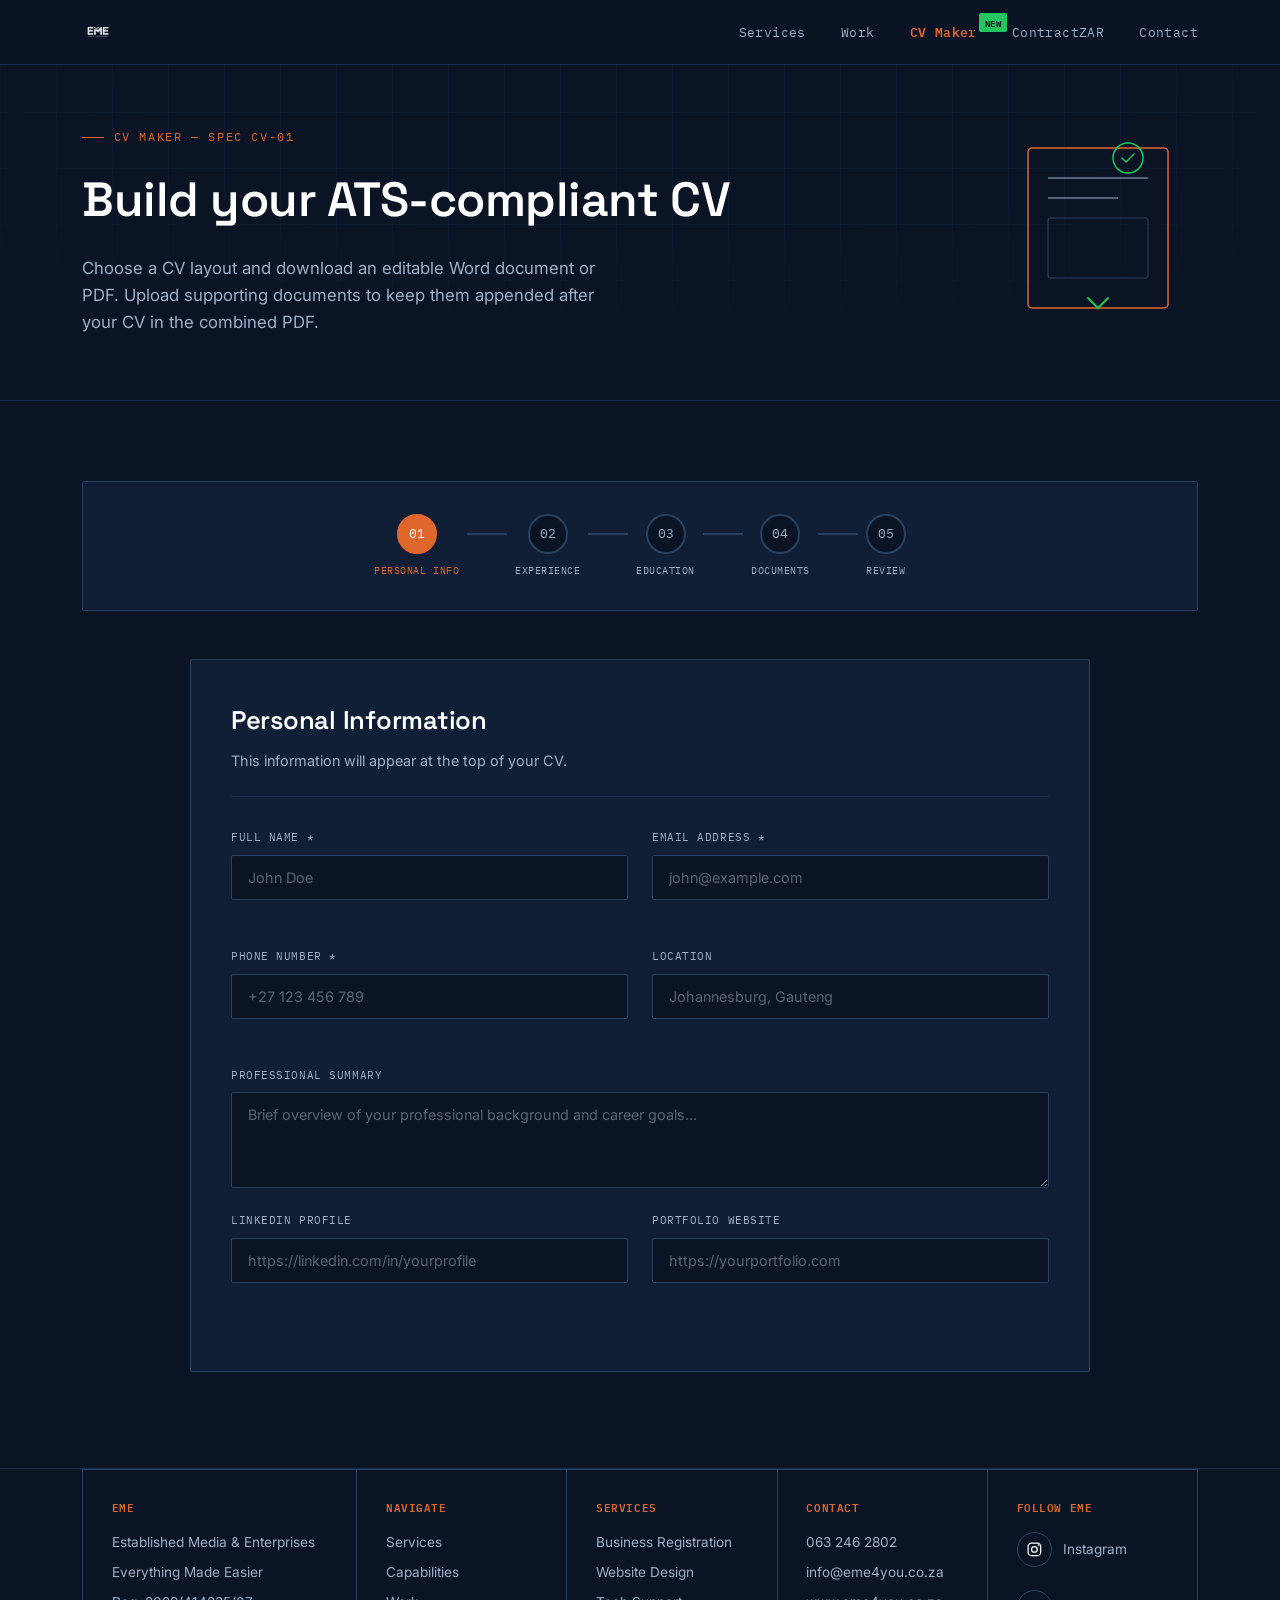
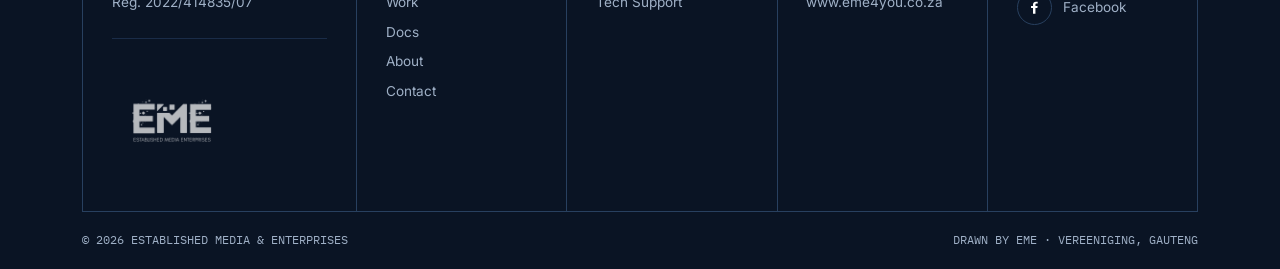
<file: cv-maker.html>
<!DOCTYPE html>
<html lang="en">
<head>
<meta charset="UTF-8" />
<meta name="viewport" content="width=device-width, initial-scale=1.0" />
<title>EME CV Maker — ATS-Compliant CV Generator</title>
<meta name="description" content="Create an ATS-compliant CV in your choice of layout and download it as PDF or Word. Supporting documents stay appended in the combined PDF." />
<link rel="preconnect" href="https://fonts.googleapis.com">
<link rel="preconnect" href="https://fonts.gstatic.com" crossorigin>
<link href="https://fonts.googleapis.com/css2?family=Space+Grotesk:wght@400;500;600;700&family=IBM+Plex+Mono:wght@400;500;600&family=Inter:wght@400;500;600;700&display=swap" rel="stylesheet">
<link rel="icon" type="image/x-icon" href="../assets/favicon.ico" />
<link rel="stylesheet" href="../css/styles.css" />
<link rel="stylesheet" href="../css/cv-maker.css" />
</head>
<body>

<header class="site-nav">
  <div class="nav-inner">
    <a href="/#home" class="nav-mark">
      <img src="../assets/eme-logo.png" alt="EME" class="nav-logo" onerror="this.style.display='none'; this.parentElement.classList.add('nav-mark-fallback');">
      <span class="nav-logo-fallback">
        <span class="dot"></span>EME
      </span>
    </a>
    <ul class="nav-links" id="navLinks">
      <li><a href="/#services">Services</a></li>
      <li><a href="/#work">Work</a></li>
      <li><a href="/CVMaker/" class="nav-featured">CV Maker</a></li>
      <li><a href="https://eme4you.co.za/ContractsZAR/#/" target="_blank" rel="noopener">ContractZAR</a></li>
      <li><a href="/#contact">Contact</a></li>
    </ul>
    <button class="menu-toggle" id="menuToggle" aria-label="Toggle menu">
      <span></span><span></span><span></span>
    </button>
  </div>
</header>

<section class="cv-maker-hero">
  <div class="wrap">
    <div class="cv-hero-grid">
      <div class="cv-hero-content">
        <p class="eyebrow">CV MAKER — SPEC CV-01</p>
        <h1>Build your ATS-compliant CV</h1>
        <p class="lead">Choose a CV layout and download an editable Word document or PDF. Upload supporting documents to keep them appended after your CV in the combined PDF.</p>
      </div>
      <div class="cv-hero-visual">
        <svg width="200" height="200" viewBox="0 0 200 200" fill="none">
          <rect x="30" y="20" width="140" height="160" rx="4" stroke="#E0672B" stroke-width="1.5"/>
          <line x1="50" y1="50" x2="150" y2="50" stroke="#9FB0C6" stroke-width="1"/>
          <line x1="50" y1="70" x2="120" y2="70" stroke="#9FB0C6" stroke-width="1"/>
          <rect x="50" y="90" width="100" height="60" rx="2" stroke="#28405F" stroke-width="1"/>
          <path d="M90 170L100 180L110 170" stroke="#22c55e" stroke-width="2" stroke-linecap="round"/>
          <circle cx="130" cy="30" r="15" stroke="#22c55e" stroke-width="1.5"/>
          <path d="M124 30L128 34L136 26" stroke="#22c55e" stroke-width="1.5" stroke-linecap="round"/>
        </svg>
      </div>
    </div>
  </div>
</section>

<section class="cv-form-section">
  <div class="wrap">
    <div class="cv-progress">
      <div class="progress-step active" data-step="1">
        <div class="step-number">01</div>
        <div class="step-label">Personal Info</div>
      </div>
      <div class="progress-line"></div>
      <div class="progress-step" data-step="2">
        <div class="step-number">02</div>
        <div class="step-label">Experience</div>
      </div>
      <div class="progress-line"></div>
      <div class="progress-step" data-step="3">
        <div class="step-number">03</div>
        <div class="step-label">Education</div>
      </div>
      <div class="progress-line"></div>
      <div class="progress-step" data-step="4">
        <div class="step-number">04</div>
        <div class="step-label">Documents</div>
      </div>
      <div class="progress-line"></div>
      <div class="progress-step" data-step="5">
        <div class="step-number">05</div>
        <div class="step-label">Review</div>
      </div>
    </div>

    <form id="cvForm" class="cv-form" enctype="multipart/form-data" data-api-base-url="https://eme-frontend-861r.onrender.com">
      <!-- Step 1: Personal Information -->
      <div class="form-step active" data-step="1">
        <div class="form-section-header">
          <h2>Personal Information</h2>
          <p>This information will appear at the top of your CV.</p>
        </div>
        
        <div class="cv-field-row">
          <div class="cv-field">
            <label for="fullName">Full Name *</label>
            <input type="text" id="fullName" name="fullName" required placeholder="John Doe">
          </div>
          <div class="cv-field">
            <label for="email">Email Address *</label>
            <input type="email" id="email" name="email" required placeholder="john@example.com">
          </div>
        </div>
        
        <div class="cv-field-row">
          <div class="cv-field">
            <label for="phone">Phone Number *</label>
            <input type="tel" id="phone" name="phone" required placeholder="+27 123 456 789">
          </div>
          <div class="cv-field">
            <label for="location">Location</label>
            <input type="text" id="location" name="location" placeholder="Johannesburg, Gauteng">
          </div>
        </div>
        
        <div class="cv-field">
          <label for="professionalSummary">Professional Summary</label>
          <textarea id="professionalSummary" name="professionalSummary" rows="4" placeholder="Brief overview of your professional background and career goals..."></textarea>
        </div>
        
        <div class="cv-field-row">
          <div class="cv-field">
            <label for="linkedin">LinkedIn Profile</label>
            <input type="url" id="linkedin" name="linkedin" placeholder="https://linkedin.com/in/yourprofile">
          </div>
          <div class="cv-field">
            <label for="portfolio">Portfolio Website</label>
            <input type="url" id="portfolio" name="portfolio" placeholder="https://yourportfolio.com">
          </div>
        </div>
      </div>

      <!-- Step 2: Work Experience -->
      <div class="form-step" data-step="2">
        <div class="form-section-header">
          <h2>Work Experience</h2>
          <p>Add your work history. Start with your most recent position.</p>
        </div>
        
        <div id="experienceContainer">
          <div class="experience-entry">
            <div class="entry-header">
              <span class="entry-number">01</span>
              <button type="button" class="btn-remove-entry" title="Remove">×</button>
            </div>
            
            <div class="cv-field-row">
              <div class="cv-field">
                <label>Job Title *</label>
                <input type="text" name="jobTitle[]" required placeholder="Software Developer">
              </div>
              <div class="cv-field">
                <label>Company *</label>
                <input type="text" name="company[]" required placeholder="Tech Corp Ltd">
              </div>
            </div>
            
            <div class="cv-field-row">
              <div class="cv-field">
                <label>Start Date *</label>
                <input type="month" name="startDate[]" required>
              </div>
              <div class="cv-field">
                <label>End Date</label>
                <input type="month" name="endDate[]" placeholder="Present">
              </div>
            </div>
            
            <div class="cv-field">
              <label>Responsibilities & Achievements</label>
              <textarea name="responsibilities[]" rows="3" placeholder="• Led development of...&#10;• Improved system performance by...&#10;• Managed team of..."></textarea>
            </div>
          </div>
        </div>
        
        <button type="button" id="addExperience" class="btn btn-outline on-dark">
          + Add Another Position
        </button>
      </div>

      <!-- Step 3: Education -->
      <div class="form-step" data-step="3">
        <div class="form-section-header">
          <h2>Education & Qualifications</h2>
          <p>Add your academic background and certifications.</p>
        </div>
        
        <div id="educationContainer">
          <div class="education-entry">
            <div class="entry-header">
              <span class="entry-number">01</span>
              <button type="button" class="btn-remove-entry" title="Remove">×</button>
            </div>
            
            <div class="cv-field-row">
              <div class="cv-field">
                <label>Qualification *</label>
                <input type="text" name="qualification[]" required placeholder="Bachelor of Science in Computer Science">
              </div>
              <div class="cv-field">
                <label>Institution *</label>
                <input type="text" name="institution[]" required placeholder="University of Technology">
              </div>
            </div>
            
            <div class="cv-field">
              <label>Year Completed</label>
              <input type="text" name="yearCompleted[]" placeholder="2020">
            </div>
          </div>
        </div>
        
        <button type="button" id="addEducation" class="btn btn-outline on-dark">
          + Add Another Qualification
        </button>
        
        <div class="form-section-header" style="margin-top: 2rem;">
          <h3>Skills</h3>
          <p>List your key skills separated by commas.</p>
        </div>
        
        <div class="cv-field">
          <label>Technical Skills</label>
          <textarea name="technicalSkills" rows="2" placeholder="Python, JavaScript, React, Node.js, SQL, AWS"></textarea>
        </div>
        
        <div class="cv-field">
          <label>Soft Skills</label>
          <textarea name="softSkills" rows="2" placeholder="Leadership, Communication, Problem-solving, Team management"></textarea>
        </div>
      </div>

      <!-- Step 4: Document Upload -->
      <div class="form-step" data-step="4">
        <div class="form-section-header">
          <h2>Supporting Documents (Optional)</h2>
          <p>Documents you upload will be appended to your CV PDF. Accepted formats: PDF, JPG, PNG (max 5MB each).</p>
        </div>
        
        <div class="upload-grid">
          <div class="upload-zone">
            <div class="upload-icon">
              <svg width="48" height="48" viewBox="0 0 48 48" fill="none">
                <rect x="10" y="12" width="28" height="28" rx="3" stroke="#E0672B" stroke-width="1.5"/>
                <circle cx="24" cy="24" r="8" stroke="#E0672B" stroke-width="1.5"/>
                <circle cx="24" cy="24" r="3" fill="#E0672B" opacity="0.3"/>
              </svg>
            </div>
            <h3>Certified ID</h3>
            <p>Upload a clear copy of your certified ID document</p>
            <input type="file" id="certifiedId" name="certifiedId" accept=".pdf,.jpg,.jpeg,.png" class="file-input">
            <label for="certifiedId" class="btn btn-outline on-dark">Choose File</label>
            <span class="file-name" id="certifiedIdName">No file chosen</span>
          </div>
          
          <div class="upload-zone">
            <div class="upload-icon">
              <svg width="48" height="48" viewBox="0 0 48 48" fill="none">
                <path d="M14 6H30L38 14V42H14V6Z" stroke="#E0672B" stroke-width="1.5"/>
                <path d="M30 6V14H38" stroke="#E0672B" stroke-width="1.5"/>
                <line x1="20" y1="28" x2="28" y2="28" stroke="#E0672B" stroke-width="1.5"/>
                <line x1="20" y1="32" x2="24" y2="32" stroke="#E0672B" stroke-width="1.5"/>
              </svg>
            </div>
            <h3>Proof of Residence</h3>
            <p>Upload a document showing your current residential address</p>
            <input type="file" id="proofOfResidence" name="proofOfResidence" accept=".pdf,.jpg,.jpeg,.png" class="file-input">
            <label for="proofOfResidence" class="btn btn-outline on-dark">Choose File</label>
            <span class="file-name" id="proofOfResidenceName">No file chosen</span>
          </div>
        </div>
      </div>

      <!-- Step 5: Review & Generate -->
      <div class="form-step" data-step="5">
        <div class="form-section-header">
          <h2>Review & Generate CV</h2>
          <p>Review your information before generating your CV. You can go back to any step to make changes.</p>
        </div>

        <div class="cv-field-row cv-format-row">
          <div class="cv-field">
            <label for="cvTemplate">CV layout</label>
            <select id="cvTemplate" name="cvTemplate">
              <option value="classic">Classic ATS — clean and traditional</option>
              <option value="modern">Modern — contemporary teal accents</option>
              <option value="executive">Executive — centered, formal layout</option>
            </select>
          </div>
          <div class="cv-field">
            <label for="outputFormat">Download format</label>
            <select id="outputFormat" name="outputFormat">
              <option value="pdf">PDF</option>
              <option value="docx">Word (DOCX)</option>
            </select>
          </div>
        </div>
        <p class="cv-format-note">
          Uploaded supporting documents stay after your CV in the combined PDF. If you choose Word, you'll receive the editable CV and a separate combined PDF when documents are uploaded.
        </p>
        
        <div class="review-preview">
          <div class="preview-header">
            <span class="preview-label">CV PREVIEW</span>
          </div>
          <div class="preview-content" id="cvPreview">
            <p class="preview-placeholder">Your CV preview will appear here. Complete all required fields in the previous steps.</p>
          </div>
        </div>

        <div id="cvDownloads" class="cv-downloads" hidden aria-live="polite">
          <h3>Your CV is ready</h3>
          <div id="cvDownloadLinks" class="cv-download-links"></div>
        </div>
        
        <div class="form-actions">
          <button type="button" id="prevStep" class="btn btn-outline on-dark">← Previous</button>
          <button type="button" id="submitCV" class="btn btn-primary">
            <span id="submitLabel">Next →</span>
            <svg width="16" height="16" viewBox="0 0 16 16" fill="none">
              <path d="M3 8H13M10 5L13 8L10 11" stroke="white" stroke-width="1.5" stroke-linecap="round" stroke-linejoin="round"/>
            </svg>
          </button>
        </div>
        <p id="cvFormError" class="cv-form-error" role="alert" aria-live="polite"></p>
      </div>
    </form>
  </div>
</section>

<footer>
  <div class="wrap">
    <div class="titleblock">
      <div class="tb-col">
        <h4>EME</h4>
        <p>Established Media & Enterprises</p>
        <p>Everything Made Easier</p>
        <p>Reg. 2022/414835/07</p>
        <div class="footer-logo">
          <img src="../assets/eme-logo.png" alt="EME Logo" class="footer-logo-img" onerror="this.style.display='none'; this.parentElement.innerHTML='<div class=\'footer-logo-fallback\'><span class=\'fl-dot\'></span><span class=\'fl-text\'>EME</span></div>';">
        </div>
      </div>
      <div class="tb-col">
        <h4>Navigate</h4>
        <ul>
          <li><a href="/#services">Services</a></li>
          <li><a href="/#capabilities">Capabilities</a></li>
          <li><a href="/#work">Work</a></li>
          <li><a href="/#docs">Docs</a></li>
          <li><a href="/#about">About</a></li>
          <li><a href="/#contact">Contact</a></li>
        </ul>
      </div>
      <div class="tb-col">
        <h4>Services</h4>
        <ul>
          <li><a href="/#services">Business Registration</a></li>
          <li><a href="/#services">Website Design</a></li>
          <li><a href="/#services">Tech Support</a></li>
        </ul>
      </div>
      <div class="tb-col">
        <h4>Contact</h4>
        <ul>
          <li><a href="tel:0632462802">063 246 2802</a></li>
          <li><a href="mailto:info@eme4you.co.za">info@eme4you.co.za</a></li>
          <li><a href="http://www.eme4you.co.za">www.eme4you.co.za</a></li>
        </ul>
      </div>
      <div class="tb-col">
        <h4>Follow EME</h4>
        <ul class="social-links">
          <li>
            <a href="https://www.instagram.com/establishedme4you/" target="_blank" rel="noopener noreferrer" aria-label="Follow EME on Instagram">
              <span class="social-icon">
                <svg viewBox="0 0 24 24" aria-hidden="true" focusable="false">
                  <rect x="3" y="3" width="18" height="18" rx="5" fill="none" stroke="currentColor" stroke-width="1.8"/>
                  <circle cx="12" cy="12" r="4" fill="none" stroke="currentColor" stroke-width="1.8"/>
                  <circle cx="18" cy="6" r="1.2" fill="currentColor"/>
                </svg>
              </span>
              <span>Instagram</span>
            </a>
          </li>
          <li>
            <a href="https://www.facebook.com/establishedme4you" target="_blank" rel="noopener noreferrer" aria-label="Follow EME on Facebook">
              <span class="social-icon">
                <svg viewBox="0 0 24 24" aria-hidden="true" focusable="false">
                  <path fill="currentColor" d="M13.5 21v-8h2.7l.4-3h-3.1V8.1c0-.9.3-1.5 1.6-1.5h1.6V3.9c-.3 0-1.3-.1-2.5-.1-2.5 0-4.2 1.5-4.2 4.2V10H7.2v3H10v8z"/>
                </svg>
              </span>
              <span>Facebook</span>
            </a>
          </li>
        </ul>
      </div>
    </div>
    <div class="tb-bottom">
      <span>© <span class="current-year">2026</span> ESTABLISHED MEDIA & ENTERPRISES</span>
      <span>DRAWN BY EME · VEREENIGING, GAUTENG</span>
    </div>
  </div>
</footer>

<script src="../js/script.js"></script>
<script src="../js/cv-maker.js"></script>
</body>
</html>
</file>
<file: css/styles.css>
/* =========================================================
   DESIGN TOKENS
   Concept: engineering blueprint / technical drawing.
   EME turns messy SME problems into a specced, drawn plan —
   the site reads like a set of drafted plans, not a SaaS deck.
   ========================================================= */
:root{
  --ink:#0A1424;
  --ink-2:#101E36;
  --line:#28405F;
  --line-soft:#1A2C48;
  --paper:#F3F1EA;
  --paper-2:#E9E5DA;
  --graphite:#5A6472;
  --ink-text:#0A1424;
  --mist:#9FB0C6;
  --signal:#E0672B;
  --signal-2:#F2895A;
  --white:#FFFFFF;
  --radius:2px;
  --display: 'Space Grotesk', sans-serif;
  --body: 'Inter', sans-serif;
  --mono: 'IBM Plex Mono', monospace;
}

*{margin:0;padding:0;box-sizing:border-box;}
html{scroll-behavior:smooth;}
body{
  font-family:var(--body);
  color:var(--ink-text);
  background:var(--paper);
  line-height:1.6;
  overflow-x:hidden;
}
@media (prefers-reduced-motion: reduce){
  *{animation-duration:0.01ms !important; animation-iteration-count:1 !important; transition-duration:0.01ms !important; scroll-behavior:auto !important;}
}
a{color:inherit;text-decoration:none;}
ul{list-style:none;}
img{max-width:100%;display:block;}
.wrap{max-width:1180px;margin:0 auto;padding:0 2rem;}
:focus-visible{outline:2px solid var(--signal);outline-offset:3px;}

.eyebrow{
  font-family:var(--mono);
  font-size:0.72rem;
  letter-spacing:0.14em;
  text-transform:uppercase;
  color:var(--signal);
  display:flex;
  align-items:center;
  gap:0.6rem;
  margin-bottom:1rem;
}
.eyebrow::before{content:"";width:22px;height:1px;background:var(--signal);}

h1,h2,h3,h4{font-family:var(--display);font-weight:600;letter-spacing:-0.01em;}

/* =========================================================
   NAV
   ========================================================= */
header.site-nav{
  position:fixed;top:0;left:0;right:0;z-index:1000;
  background:rgba(10,20,36,0.92);
  backdrop-filter:blur(8px);
  border-bottom:1px solid var(--line-soft);
}
.nav-inner{
  max-width:1180px;margin:0 auto;padding:0 2rem;
  display:flex;align-items:center;justify-content:space-between;
  height:64px;
}
.nav-mark {
  font-family: var(--mono);
  font-size: 1rem;
  color: var(--white);
  display: flex;
  align-items: center;
  gap: 0.5rem;
  letter-spacing: 0.02em;
  text-decoration: none;
  flex-shrink: 0;
}
.nav-logo {
  height: 32px;
  width: auto;
  filter: brightness(0) invert(1);
  opacity: 0.9;
  transition: opacity 0.2s ease;
}
.nav-logo:hover {
  opacity: 1;
}
.nav-logo-fallback {
  display: none;
  align-items: center;
  gap: 0.5rem;
}
.nav-mark-fallback .nav-logo-fallback {
  display: flex;
}
.nav-mark-fallback .dot {
  width: 7px;
  height: 7px;
  background: var(--signal);
  border-radius: 1px;
}
.nav-mark .dot{width:7px;height:7px;background:var(--signal);border-radius:1px;}
.nav-links{display:flex;align-items:center;gap:2.2rem;}
.nav-links a{
  font-family:var(--mono);font-size:0.8rem;color:var(--mist);
  letter-spacing:0.03em;transition:color .2s;
  position:relative;
}
.nav-links a:hover{color:var(--white);}
.nav-links a.nav-cta{
  color:var(--white);border:1px solid var(--signal);padding:0.5rem 1rem;
  border-radius:var(--radius);
}
.nav-links a.nav-cta:hover{background:var(--signal);}
.nav-links a.nav-featured {
  color: var(--signal);
  font-weight: 600;
  position: relative;
}

.nav-links a.nav-featured::after {
  content: 'NEW';
  position: absolute;
  top: -8px;
  right: -30px;
  font-size: 0.55rem;
  background: #22c55e;
  color: var(--ink);
  padding: 0.15rem 0.35rem;
  border-radius: 2px;
  letter-spacing: 0.05em;
}
.menu-toggle{display:none;flex-direction:column;gap:5px;cursor:pointer;background:none;border:none;padding:0.5rem;}
.menu-toggle span{width:22px;height:2px;background:var(--white);display:block;transition:.25s;}
.menu-toggle.active span:nth-child(1){transform:translateY(7px) rotate(45deg);}
.menu-toggle.active span:nth-child(2){opacity:0;}
.menu-toggle.active span:nth-child(3){transform:translateY(-7px) rotate(-45deg);}

/* =========================================================
   HERO
   ========================================================= */
.hero{
  position:relative;
  background:var(--ink);
  padding:9.5rem 0 5rem;
  overflow:hidden;
  border-bottom:1px solid var(--line-soft);
}
.hero::before{
  content:"";position:absolute;inset:0;
  background-image:
    linear-gradient(var(--line-soft) 1px, transparent 1px),
    linear-gradient(90deg, var(--line-soft) 1px, transparent 1px);
  background-size:56px 56px;
  opacity:0.45;
  mask-image:radial-gradient(ellipse 80% 60% at 50% 30%, black 40%, transparent 90%);
}
.hero-inner{position:relative;max-width:1180px;margin:0 auto;padding:0 2rem;}
.hero h1{
  color:var(--white);font-size:clamp(2.4rem, 5vw, 3.6rem);
  max-width:15ch;line-height:1.08;margin-bottom:1.4rem;
}
.hero p.lead{
  color:var(--mist);font-size:1.1rem;max-width:46ch;margin-bottom:2.2rem;
}
.hero-buttons {
  display: flex;
  gap: 1rem;
  flex-wrap: wrap;
}
.btn{
  font-family:var(--mono);font-size:0.82rem;letter-spacing:0.02em;
  padding:0.9rem 1.6rem;border-radius:var(--radius);
  display:inline-flex;align-items:center;gap:0.5rem;
  transition:transform .18s ease, background .18s ease, border-color .18s ease;
  cursor:pointer;border:1px solid transparent;
}
.hero-grid {
  display: grid;
  grid-template-columns: 1fr auto;
  gap: 4rem;
  align-items: center;
  margin-bottom: 4.5rem;
}
.hero-content {
  max-width: 100%;
}
.hero-logo {
  display: flex;
  align-items: center;
  justify-content: center;
  flex-shrink: 0;
}
.logo-mark {
  width: 200px;
  height: auto;
  filter: brightness(0) invert(1);
  opacity: 0.9;
  transition: opacity 0.3s ease, transform 0.3s ease;
}
.logo-mark:hover {
  opacity: 1;
  transform: scale(2.5);
}
.logo-fallback {
  display: flex;
  flex-direction: column;
  align-items: center;
  gap: 0.8rem;
  padding: 2rem;
  border: 2px solid var(--line);
  border-radius: var(--radius);
  background: rgba(16, 30, 54, 0.4);
  backdrop-filter: blur(4px);
  -webkit-backdrop-filter: blur(4px);
  position: relative;
}
.logo-fallback::before {
  content: '';
  position: absolute;
  inset: 4px;
  border: 1px dashed var(--line);
  border-radius: 1px;
  pointer-events: none;
}
.logo-dot {
  width: 16px;
  height: 16px;
  background: var(--signal);
  border-radius: 2px;
  animation: pulse 2s infinite;
}
.logo-text {
  font-family: var(--mono);
  font-size: 2.5rem;
  color: var(--white);
  font-weight: 700;
  letter-spacing: 0.05em;
  line-height: 1;
}
.logo-sub {
  font-family: var(--mono);
  font-size: 0.7rem;
  color: var(--mist);
  text-align: center;
  letter-spacing: 0.08em;
  line-height: 1.4;
  text-transform: uppercase;
}
.btn:hover{transform:translateY(-2px);}
.btn-primary{background:var(--signal);color:var(--white);}
.btn-primary:hover{background:var(--signal-2);}
.btn-outline{border-color:var(--line);color:var(--white);}
.btn-outline:hover{border-color:var(--signal);}
.btn-outline.on-paper{border-color:#C9C2AF;color:var(--ink-text);}
.btn-outline.on-paper:hover{border-color:var(--signal);}

/* pipeline */
.pipeline{
  border:1px solid var(--line);
  background:rgba(16,30,54,0.5);
  border-radius:var(--radius);
  padding:2rem 1.5rem 1.6rem;
  overflow-x:auto;
}
.pipeline-track{
  display:flex;align-items:flex-start;min-width:640px;
}
.pipeline-node{flex:1;position:relative;text-align:center;padding:0 0.5rem;}
.pipeline-node .marker{
  width:14px;height:14px;border-radius:50%;background:var(--ink);
  border:2px solid var(--signal);margin:0 auto 0.9rem;position:relative;z-index:2;
}
.pipeline-node .label{
  font-family:var(--display);color:var(--white);font-size:0.95rem;font-weight:600;
  margin-bottom:0.3rem;
}
.pipeline-node .tag{
  font-family:var(--mono);color:var(--mist);font-size:0.7rem;letter-spacing:0.03em;
}
.pipeline-track .connector{
  position:absolute;top:6px;left:50%;width:100%;height:2px;background:var(--line);
  z-index:1;
}
.pipeline-node:last-child .connector{display:none;}

/* =========================================================
   SECTION HEADERS
   ========================================================= */
section{padding:6rem 0;}
.section-head{max-width:56ch;margin-bottom:3.5rem;}
.section-head h2{font-size:clamp(1.8rem,3vw,2.4rem);margin-bottom:0.8rem;}
.section-head p{color:var(--graphite);font-size:1.05rem;}
.on-dark .section-head h2{color:var(--white);}
.on-dark .section-head p{color:var(--mist);}

/* =========================================================
   SERVICES
   ========================================================= */
.services{background:var(--paper);}
.spec-grid{
  display:grid;grid-template-columns:repeat(2,1fr);gap:1px;
  background:#C9C2AF;border:1px solid #C9C2AF;
}
.spec-card{
  background:var(--paper);padding:2.4rem;
  transition:background .2s;
}
.spec-card:hover{background:var(--white);}
.spec-head{display:flex;justify-content:space-between;align-items:baseline;margin-bottom:1rem;}
.spec-id{font-family:var(--mono);font-size:0.75rem;color:var(--signal);letter-spacing:0.05em;}
.spec-card h3{font-size:1.3rem;margin-bottom:0.6rem;}
.spec-card > p{color:var(--graphite);margin-bottom:1.4rem;}
.spec-list li{
  font-family:var(--mono);font-size:0.82rem;color:var(--ink-text);
  padding:0.5rem 0;border-top:1px dashed #C9C2AF;
  display:flex;gap:0.7rem;align-items:baseline;
}
.spec-list li::before{content:"✓";color:var(--signal);font-family:var(--body);}

.measure-strip{
  margin-top:1px;border:1px solid #C9C2AF;border-top:none;
  background:var(--ink);display:grid;grid-template-columns:repeat(3,1fr);
}
.measure{padding:2rem;text-align:center;border-right:1px solid var(--line-soft);}
.measure:last-child{border-right:none;}
.measure .num{font-family:var(--display);color:var(--white);font-size:2.1rem;font-weight:700;}
.measure .num span{color:var(--signal);}
.measure .cap{font-family:var(--mono);color:var(--mist);font-size:0.72rem;letter-spacing:0.05em;margin-top:0.4rem;text-transform:uppercase;}

/* =========================================================
   PORTFOLIO
   ========================================================= */
.portfolio{background:var(--ink);border-top:1px solid var(--line-soft);border-bottom:1px solid var(--line-soft);}
.sheet{
  border:1px solid var(--line);background:var(--ink-2);
  border-radius:var(--radius);margin-bottom:1.5rem;overflow:hidden;
}
.sheet-bar{
  display:flex;justify-content:space-between;align-items:center;
  padding:1rem 1.6rem;border-bottom:1px solid var(--line);
  font-family:var(--mono);font-size:0.75rem;color:var(--mist);
}
.sheet-bar .dwg{color:var(--signal);}
.sheet-body{display:grid;grid-template-columns:1fr 1.3fr;}
.sheet-info{padding:2rem 1.8rem;}
.sheet-info h3{color:var(--white);font-size:1.5rem;margin-bottom:0.7rem;}
.sheet-info p{color:var(--mist);margin-bottom:1.4rem;}
.sheet-row{display:flex;justify-content:space-between;padding:0.6rem 0;border-top:1px solid var(--line-soft);font-size:0.85rem;}
.sheet-row .k{font-family:var(--mono);color:var(--mist);font-size:0.72rem;text-transform:uppercase;letter-spacing:0.04em;}
.sheet-row .v a{color:var(--signal);}
.sheet-row .v a:hover{text-decoration:underline;}
.chips{display:flex;flex-wrap:wrap;gap:0.5rem;margin-top:1rem;}
.chip{font-family:var(--mono);font-size:0.68rem;color:var(--mist);border:1px solid var(--line);padding:0.3rem 0.6rem;border-radius:var(--radius);}
.sheet-shots{display:flex;background:var(--ink);}
.sheet-shots img{width:100%;height:100%;object-fit:cover;filter:grayscale(20%) contrast(1.02);}
.sheet-shots .shot{flex:1;border-left:1px solid var(--line);min-height:220px;background:linear-gradient(135deg,var(--ink-2),var(--ink));}
.product-label{display:inline-block;font-family:var(--mono);font-size:0.65rem;letter-spacing:0.12em;color:var(--signal);margin-bottom:0.6rem;}
.product-visual{align-items:stretch;min-height:300px;padding:1.5rem;background-color:var(--ink);background-image:linear-gradient(var(--line-soft) 1px,transparent 1px),linear-gradient(90deg,var(--line-soft) 1px,transparent 1px);background-size:28px 28px;}
.product-art{position:relative;display:flex;flex:1;align-items:center;justify-content:center;min-height:260px;overflow:hidden;background:rgba(16,30,54,0.82);border:1px solid var(--line);}
.product-art-bar{position:absolute;top:0;left:0;right:0;display:flex;justify-content:space-between;padding:0.8rem 1rem;border-bottom:1px solid var(--line);font-family:var(--mono);font-size:0.63rem;letter-spacing:0.08em;color:var(--mist);}
.product-art-status{color:#22c55e;}
.product-paper{width:min(72%,320px);min-height:205px;padding:1.3rem;background:var(--paper);box-shadow:8px 8px 0 rgba(0,0,0,0.22);display:flex;flex-direction:column;gap:0.6rem;transform:rotate(-2deg);}
.product-paper-name{font-family:var(--mono);font-size:0.8rem;font-weight:700;color:var(--ink-text);letter-spacing:0.08em;}
.product-paper-heading{font-family:var(--mono);font-size:0.55rem;font-weight:700;letter-spacing:0.08em;color:var(--signal);margin-top:0.3rem;}
.product-paper-line{display:block;width:100%;height:3px;background:#c9c2af;}
.product-paper-line.short{width:48%;}
.product-paper-line.medium{width:76%;}
.contract-art{background:linear-gradient(135deg,rgba(21,58,50,0.8),var(--ink-2));}
.contract-stack{position:relative;width:230px;height:210px;}
.contract-page{position:absolute;display:flex;flex-direction:column;gap:0.7rem;width:170px;height:200px;padding:1rem;background:var(--paper);border:1px solid var(--paper-2);box-shadow:8px 8px 0 rgba(0,0,0,0.2);}
.contract-page.page-back{top:0;left:42px;transform:rotate(7deg);opacity:0.55;}
.contract-page.page-front{top:7px;left:18px;transform:rotate(-4deg);}
.contract-page-label{font-family:var(--mono);font-size:0.52rem;letter-spacing:0.08em;color:var(--graphite);}
.contract-signature{align-self:flex-end;margin-top:auto;padding:0.25rem 0.55rem;border:1px solid #22c55e;color:#166534;font-family:var(--mono);font-size:0.55rem;}
.product-art-caption{position:absolute;right:1rem;bottom:1rem;font-family:var(--mono);font-size:0.58rem;letter-spacing:0.08em;color:var(--mist);}

/* =========================================================
   ABOUT
   ========================================================= */
.about{background:var(--paper);}
.about-grid{display:grid;grid-template-columns:0.9fr 1.1fr;gap:3rem;align-items:start;}
.stamp{
  border:1px solid var(--ink-text);padding:1.8rem;position:relative;
}
.stamp::before{
  content:"";position:absolute;inset:6px;border:1px dashed #B9B2A0;pointer-events:none;
}
.stamp h3{font-size:1.5rem;margin-bottom:0.3rem;}
.stamp .role{font-family:var(--mono);font-size:0.75rem;color:var(--signal);margin-bottom:1.2rem;display:block;}
.stamp .creds{display:flex;flex-direction:column;gap:0.6rem;margin-top:1.2rem;}
.stamp .creds li{font-family:var(--mono);font-size:0.75rem;color:var(--graphite);padding-top:0.6rem;border-top:1px dashed #C9C2AF;display:flex;gap:0.6rem;}
.stamp .creds li::before{content:"—";color:var(--signal);}
.about-quote{font-size:1.3rem;line-height:1.55;color:var(--ink-text);}
.about-quote::before{content:"\201C";color:var(--signal);font-family:var(--display);font-size:1.8rem;}
.about-quote::after{content:"\201D";color:var(--signal);font-family:var(--display);font-size:1.8rem;}

/* =========================================================
   CONTACT
   ========================================================= */
.contact{background:var(--ink);}
.contact-grid{display:grid;grid-template-columns:1fr 1fr;gap:3rem;}
.contact-form{display:flex;flex-direction:column;gap:1rem;min-width:0;}
.field{display:flex;flex-direction:column;gap:0.4rem;min-width:0;}
.field label{font-family:var(--mono);font-size:0.7rem;color:var(--mist);text-transform:uppercase;letter-spacing:0.05em;}
.field input,.field select,.field textarea{
  background:var(--ink-2);border:1px solid var(--line);color:var(--white);
  padding:0.8rem 1rem;font-family:var(--body);font-size:0.95rem;border-radius:var(--radius);
  min-width:0;width:100%;
}
.field input:focus,.field select:focus,.field textarea:focus{border-color:var(--signal);outline:none;}
.field-row{display:grid;grid-template-columns:repeat(2,minmax(0,1fr));gap:1rem;}
.contact-direct{border-left:1px solid var(--line);padding-left:3rem;}
.direct-item{padding:1.4rem 0;border-top:1px solid var(--line-soft);}
.direct-item:first-child{border-top:none;padding-top:0;}
.direct-item .k{font-family:var(--mono);font-size:0.7rem;color:var(--signal);text-transform:uppercase;letter-spacing:0.05em;display:block;margin-bottom:0.4rem;}
.direct-item .v{color:var(--white);font-size:1.05rem;}
.form-message{display:none;font-family:var(--mono);font-size:0.8rem;padding:0.8rem 1rem;border-radius:var(--radius);}
.form-message.success{background:rgba(224,103,43,0.12);border:1px solid var(--signal);color:var(--signal-2);}
.form-message.error{background:rgba(224,72,43,0.12);border:1px solid #E04B2B;color:#F2895A;}

/* =========================================================
   FOOTER
   ========================================================= */
footer{background:var(--ink);border-top:1px solid var(--line-soft);}
.titleblock{display:grid;grid-template-columns:1.3fr repeat(4,1fr);border:1px solid var(--line);}
.tb-col{padding:1.8rem;border-left:1px solid var(--line);}
.tb-col:first-child{border-left:none;}
.tb-col h4{font-family:var(--mono);font-size:0.7rem;color:var(--signal);text-transform:uppercase;letter-spacing:0.05em;margin-bottom:1rem;}
.tb-col p, .tb-col li{color:var(--mist);font-size:0.85rem;margin-bottom:0.5rem;}
.tb-col a:hover{color:var(--white);}
.tb-bottom{display:flex;justify-content:space-between;padding:1.2rem 0;font-family:var(--mono);font-size:0.72rem;color:var(--mist);flex-wrap:wrap;gap:0.5rem;}
.social-links{display:flex;flex-direction:column;gap:0.9rem;}
.social-links a{display:flex;align-items:center;gap:0.7rem;color:var(--mist);font-size:0.85rem;}
.social-icon{display:grid;place-items:center;width:2.2rem;height:2.2rem;border:1px solid var(--line);border-radius:50%;color:var(--white);transition:color 0.2s ease,background 0.2s ease,border-color 0.2s ease,transform 0.2s ease;}
.social-icon svg{width:1.05rem;height:1.05rem;}
.social-links a:hover .social-icon,.social-links a:focus-visible .social-icon{color:var(--white);background:var(--signal);border-color:var(--signal);animation:social-bounce 0.5s ease both;}
@keyframes social-bounce{0%,100%{transform:translateY(0) rotate(0)}35%{transform:translateY(-4px) rotate(-8deg)}70%{transform:translateY(1px) rotate(5deg)}}
@media (prefers-reduced-motion: reduce){.social-links a:hover .social-icon,.social-links a:focus-visible .social-icon{animation:none;}}

/* Footer Logo */
.footer-logo {
  margin-top: 1.5rem;
  padding-top: 1.5rem;
}

.footer-logo-img {
  width: 120px;
  height: auto;
  filter: brightness(0) invert(1);
  opacity: 0.7;
  transition: opacity 0.3s ease, transform 0.3s ease;
}

.footer-logo-img:hover {
  opacity: 1;
  transform: scale(2.05);
}

/* Footer logo fallback */
.footer-logo-fallback {
  display: flex;
  align-items: center;
  gap: 0.6rem;
  padding: 0.8rem 1rem;
  border: 1px solid var(--line);
  border-radius: var(--radius);
  background: rgba(224, 103, 43, 0.05);
  width: fit-content;
}

.fl-dot {
  width: 10px;
  height: 10px;
  background: var(--signal);
  border-radius: 2px;
  animation: pulse 2s infinite;
}

.fl-text {
  font-family: var(--mono);
  font-size: 1.4rem;
  color: var(--white);
  font-weight: 700;
  letter-spacing: 0.05em;
}

/* Responsive */
@media (max-width: 900px) {
  .footer-logo-img {
    width: 100px;
  }
}

@media (max-width: 480px) {
  .footer-logo-img {
    width: 80px;
  }
  
  .footer-logo-fallback {
    padding: 0.6rem 0.8rem;
  }
  
  .fl-text {
    font-size: 1.2rem;
  }
}

/* WhatsApp float */
.wa-float{
  position:fixed;bottom:1.6rem;right:1.6rem;z-index:900;
  background:var(--signal);color:var(--white);
  padding:0.9rem 1.3rem;border-radius:999px;
  font-family:var(--mono);font-size:0.8rem;
  display:flex;align-items:center;gap:0.5rem;
  box-shadow:0 8px 24px rgba(224,103,43,0.35);
  transition:transform .2s;
}
.wa-float:hover{transform:translateY(-3px);}

/* Modal */
.modal{display:none;position:fixed;inset:0;background:rgba(10,20,36,0.75);z-index:2000;align-items:center;justify-content:center;padding:2rem;}
.modal.show{display:flex;}
.modal-content{
  background:var(--paper);max-width:640px;width:100%;max-height:85vh;overflow-y:auto;
  border-radius:var(--radius);padding:2.4rem;position:relative;border:1px solid #C9C2AF;
}
.modal-content h2{margin-bottom:0.6rem;}
.modal-content h3{margin:1.3rem 0 0.5rem;font-size:1.05rem;}
.modal-content p, .modal-content li{color:var(--graphite);font-size:0.92rem;margin-bottom:0.3rem;}
.modal-content ul{margin-left:0;}
.modal-content li{font-family:var(--mono);}
.close{position:absolute;top:1.2rem;right:1.4rem;cursor:pointer;font-size:1.4rem;color:var(--graphite);}
.close:hover{color:var(--signal);}
.modal-actions{margin-top:1.6rem;}

/* =========================================================
   TECHNICAL CAPABILITIES MATRIX
   ========================================================= */
.capabilities {
  background: var(--ink);
  border-top: 1px solid var(--line-soft);
  border-bottom: 1px solid var(--line-soft);
}
.tech-matrix {
  border: 1px solid var(--line);
  background: var(--ink-2);
  border-radius: var(--radius);
  overflow: hidden;
}
.tech-row {
  display: grid;
  grid-template-columns: 180px 1fr;
  border-bottom: 1px solid var(--line-soft);
}
.tech-row:last-child {
  border-bottom: none;
}
.tech-label {
  padding: 1.4rem;
  font-family: var(--mono);
  font-size: 0.75rem;
  color: var(--signal);
  text-transform: uppercase;
  letter-spacing: 0.05em;
  background: rgba(10, 20, 36, 0.3);
  border-right: 1px solid var(--line-soft);
  display: flex;
  align-items: center;
  font-weight: 600;
}
.tech-items {
  padding: 1.2rem;
  display: flex;
  flex-wrap: wrap;
  gap: 0.6rem;
  align-items: center;
}
.tech-badge {
  font-family: var(--mono);
  font-size: 0.72rem;
  color: var(--mist);
  border: 1px solid var(--line);
  padding: 0.4rem 0.8rem;
  border-radius: var(--radius);
  background: rgba(224, 103, 43, 0.05);
  transition: all 0.2s ease;
}
.tech-badge:hover {
  border-color: var(--signal);
  color: var(--white);
  background: rgba(224, 103, 43, 0.1);
  transform: translateY(-1px);
}

/* =========================================================
   SYSTEM STATUS DASHBOARD
   ========================================================= */
.status-panel {
  border: 1px solid var(--line);
  background: rgba(16, 30, 54, 0.6);
  border-radius: var(--radius);
  padding: 1.2rem 1.6rem;
  margin-top: 2rem;
  backdrop-filter: blur(4px);
  -webkit-backdrop-filter: blur(4px);
  position: relative;
  z-index: 1;
}
.status-header {
  display: flex;
  align-items: center;
  gap: 0.8rem;
  margin-bottom: 1rem;
  flex-wrap: wrap;
}
.status-indicator {
  width: 8px;
  height: 8px;
  border-radius: 50%;
  background: #22c55e;
  animation: pulse 2s infinite;
  flex-shrink: 0;
}
.status-indicator.active {
  background: #22c55e;
  box-shadow: 0 0 8px rgba(34, 197, 94, 0.5);
}
@keyframes pulse {
  0%, 100% { opacity: 1; transform: scale(1); }
  50% { opacity: 0.5; transform: scale(1.1); }
}
.status-text {
  font-family: var(--mono);
  font-size: 0.78rem;
  color: var(--white);
  letter-spacing: 0.02em;
}
.status-time {
  font-family: var(--mono);
  font-size: 0.7rem;
  color: var(--mist);
  margin-left: auto;
}
.status-metrics {
  display: grid;
  grid-template-columns: repeat(3, 1fr);
  gap: 1px;
  background: var(--line-soft);
  border-radius: var(--radius);
  overflow: hidden;
}
.status-metric {
  background: var(--ink-2);
  padding: 0.8rem 0.6rem;
  text-align: center;
  transition: background 0.2s ease;
}
.status-metric:hover {
  background: rgba(224, 103, 43, 0.05);
}
.metric-label {
  font-family: var(--mono);
  font-size: 0.65rem;
  color: var(--mist);
  text-transform: uppercase;
  letter-spacing: 0.05em;
  display: block;
  margin-bottom: 0.3rem;
}
.metric-value {
  font-family: var(--display);
  font-size: 1.1rem;
  color: var(--white);
  font-weight: 600;
}

/* =========================================================
   LIVE ACTIVITY FEED
   ========================================================= */
.activity-feed {
  border: 1px solid var(--line);
  background: rgba(16, 30, 54, 0.4);
  border-radius: var(--radius);
  margin-top: 2rem;
  overflow: hidden;
  font-family: var(--mono);
}
.feed-header {
  display: flex;
  justify-content: space-between;
  align-items: center;
  padding: 0.8rem 1.2rem;
  background: rgba(10, 20, 36, 0.3);
  border-bottom: 1px solid var(--line-soft);
  font-size: 0.7rem;
}
.feed-title {
  color: var(--signal);
  letter-spacing: 0.05em;
}
.feed-status {
  color: #22c55e;
  animation: pulse 2s infinite;
}
.feed-items {
  padding: 0.8rem 1.2rem;
  max-height: 200px;
  overflow-y: auto;
}
.feed-item {
  display: flex;
  gap: 0.8rem;
  padding: 0.5rem 0;
  border-bottom: 1px solid var(--line-soft);
  font-size: 0.7rem;
  color: var(--mist);
  animation: slideIn 0.3s ease;
}
.feed-item:last-child {
  border-bottom: none;
}
.feed-time {
  color: var(--signal);
  flex-shrink: 0;
}
@keyframes slideIn {
  from {
    opacity: 0;
    transform: translateX(-10px);
  }
  to {
    opacity: 1;
    transform: translateX(0);
  }
}
.feed-items::-webkit-scrollbar {
  width: 4px;
}
.feed-items::-webkit-scrollbar-track {
  background: var(--ink-2);
}
.feed-items::-webkit-scrollbar-thumb {
  background: var(--line);
  border-radius: 2px;
}

/* =========================================================
   PROJECT ESTIMATOR WIDGET
   ========================================================= */
.estimator-widget {
  border: 1px solid var(--line);
  background: var(--ink-2);
  border-radius: var(--radius);
  overflow: hidden;
  margin-top: 2rem;
}
.widget-header {
  padding: 1.2rem 1.6rem;
  border-bottom: 1px solid var(--line-soft);
  display: flex;
  align-items: center;
  gap: 0.8rem;
  background: rgba(10, 20, 36, 0.2);
}
.widget-icon {
  font-size: 1.2rem;
}
.widget-header h3 {
  font-family: var(--display);
  font-size: 1.1rem;
  color: var(--white);
  margin: 0;
}
.widget-body {
  padding: 1.6rem;
}
.est-row {
  margin-bottom: 1.4rem;
}
.est-row label {
  font-family: var(--mono);
  font-size: 0.7rem;
  color: var(--mist);
  text-transform: uppercase;
  letter-spacing: 0.05em;
  display: block;
  margin-bottom: 0.6rem;
}
.est-row select {
  width: 100%;
  background: var(--ink);
  border: 1px solid var(--line);
  color: var(--white);
  padding: 0.7rem 1rem;
  font-family: var(--body);
  font-size: 0.9rem;
  border-radius: var(--radius);
  cursor: pointer;
  appearance: none;
  -webkit-appearance: none;
  background-image: url("data:image/svg+xml,%3Csvg xmlns='http://www.w3.org/2000/svg' width='12' height='8' viewBox='0 0 12 8'%3E%3Cpath fill='%239FB0C6' d='M1.41 0L6 4.58 10.59 0 12 1.41l-6 6-6-6z'/%3E%3C/svg%3E");
  background-repeat: no-repeat;
  background-position: right 1rem center;
  padding-right: 2.5rem;
}
.est-row select:focus {
  border-color: var(--signal);
  outline: none;
}
.complexity-slider {
  position: relative;
}
.complexity-slider input[type="range"] {
  width: 100%;
  height: 4px;
  -webkit-appearance: none;
  appearance: none;
  background: var(--line);
  border-radius: 2px;
  outline: none;
}
.complexity-slider input[type="range"]::-webkit-slider-thumb {
  -webkit-appearance: none;
  appearance: none;
  width: 16px;
  height: 16px;
  border-radius: 50%;
  background: var(--signal);
  cursor: pointer;
  border: 2px solid var(--ink-2);
  box-shadow: 0 0 0 1px var(--signal);
}
.complexity-slider input[type="range"]::-moz-range-thumb {
  width: 16px;
  height: 16px;
  border-radius: 50%;
  background: var(--signal);
  cursor: pointer;
  border: 2px solid var(--ink-2);
  box-shadow: 0 0 0 1px var(--signal);
}
.range-labels {
  display: flex;
  justify-content: space-between;
  margin-top: 0.5rem;
  font-family: var(--mono);
  font-size: 0.65rem;
  color: var(--mist);
}
.est-result {
  margin-top: 1.6rem;
  padding: 1rem;
  background: rgba(224, 103, 43, 0.08);
  border: 1px solid rgba(224, 103, 43, 0.2);
  border-radius: var(--radius);
  text-align: center;
}
.est-label {
  font-family: var(--mono);
  font-size: 0.7rem;
  color: var(--mist);
  text-transform: uppercase;
  letter-spacing: 0.05em;
  display: block;
  margin-bottom: 0.3rem;
}
.est-value {
  font-family: var(--display);
  font-size: 1.2rem;
  color: var(--signal);
  font-weight: 600;
}

/* =========================================================
   PORTFOLIO TECHNICAL SPECS
   ========================================================= */
.tech-specs {
  margin-top: 1rem;
  margin-bottom: 1rem;
  border-top: 1px solid var(--line-soft);
  border-bottom: 1px solid var(--line-soft);
  padding: 0.8rem 0;
}
.spec-row {
  display: flex;
  justify-content: space-between;
  align-items: center;
  padding: 0.4rem 0;
  font-size: 0.82rem;
}
.spec-row .spec-label {
  font-family: var(--mono);
  color: var(--mist);
  font-size: 0.7rem;
  text-transform: uppercase;
  letter-spacing: 0.04em;
}
.spec-row .spec-value {
  color: var(--white);
  font-family: var(--mono);
  font-size: 0.75rem;
}

/* =========================================================
   TICKET SYSTEM PREVIEW
   ========================================================= */
.ticket-preview {
  border: 1px solid var(--line);
  background: var(--ink-2);
  border-radius: var(--radius);
  overflow: hidden;
  margin: 1px 0;
}
.ticket-header {
  display: flex;
  justify-content: space-between;
  align-items: center;
  padding: 1rem 1.4rem;
  background: rgba(10, 20, 36, 0.3);
  border-bottom: 1px solid var(--line-soft);
}
.ticket-id {
  font-family: var(--mono);
  font-size: 0.75rem;
  color: var(--signal);
  font-weight: 600;
}
.ticket-status {
  font-family: var(--mono);
  font-size: 0.65rem;
  padding: 0.3rem 0.7rem;
  border-radius: var(--radius);
  text-transform: uppercase;
  letter-spacing: 0.05em;
  font-weight: 600;
}
.ticket-status.resolved {
  background: rgba(34, 197, 94, 0.15);
  color: #22c55e;
  border: 1px solid rgba(34, 197, 94, 0.3);
}
.ticket-body {
  padding: 1.4rem;
}
.ticket-timeline {
  position: relative;
  padding-left: 1.5rem;
}
.ticket-timeline::before {
  content: '';
  position: absolute;
  left: 4px;
  top: 8px;
  bottom: 8px;
  width: 2px;
  background: var(--line);
}
.timeline-node {
  position: relative;
  margin-bottom: 1.2rem;
}
.timeline-node:last-child {
  margin-bottom: 0;
}
.node-marker {
  position: absolute;
  left: -1.5rem;
  top: 4px;
  width: 10px;
  height: 10px;
  border-radius: 50%;
  background: var(--ink-2);
  border: 2px solid var(--signal);
  z-index: 2;
}
.node-content {
  display: flex;
  flex-direction: column;
  gap: 0.2rem;
}
.node-time {
  font-family: var(--mono);
  font-size: 0.65rem;
  color: var(--signal);
  letter-spacing: 0.03em;
}
.node-text {
  color: var(--white);
  font-size: 0.85rem;
}
.ticket-meta {
  margin-top: 1rem;
  padding-top: 1rem;
  border-top: 1px solid var(--line-soft);
  display: flex;
  gap: 1.5rem;
  font-family: var(--mono);
  font-size: 0.7rem;
  color: var(--mist);
}

/* =========================================================
   KNOWLEDGE BASE / DOCUMENTATION SECTION
   ========================================================= */
.docs-preview {
  background: var(--paper);
  border-top: 1px solid #C9C2AF;
  border-bottom: 1px solid #C9C2AF;
}
.docs-preview .section-head h2 {
  color: var(--ink-text);
}
.docs-preview .section-head p {
  color: var(--graphite);
}
.docs-grid {
  display: grid;
  grid-template-columns: repeat(3, 1fr);
  gap: 1.5rem;
  margin-top: 2rem;
}
.doc-card {
  border: 1px solid #C9C2AF;
  background: var(--paper);
  padding: 1.8rem;
  border-radius: var(--radius);
  transition: all 0.2s ease;
  position: relative;
  cursor: pointer;
}
.doc-card::before {
  content: '';
  position: absolute;
  top: 0;
  left: 0;
  right: 0;
  height: 3px;
  background: var(--signal);
  opacity: 0;
  transition: opacity 0.2s ease;
}
.doc-card:hover {
  background: var(--white);
  border-color: var(--signal);
  transform: translateY(-2px);
  box-shadow: 0 4px 12px rgba(0, 0, 0, 0.05);
}
.doc-card:hover::before {
  opacity: 1;
}
.doc-ref {
  font-family: var(--mono);
  font-size: 0.7rem;
  color: var(--signal);
  letter-spacing: 0.05em;
  display: block;
  margin-bottom: 0.8rem;
}
.doc-card h3 {
  font-size: 1.15rem;
  color: var(--ink-text);
  margin-bottom: 0.7rem;
  line-height: 1.3;
}
.doc-card p {
  color: var(--graphite);
  font-size: 0.9rem;
  margin-bottom: 1.2rem;
  line-height: 1.5;
}
.doc-meta {
  font-family: var(--mono);
  font-size: 0.68rem;
  color: var(--graphite);
  letter-spacing: 0.03em;
  opacity: 0.8;
}

/* =========================================================
   PRINT STYLES
   ========================================================= */
@media print {
  body {
    background: white;
    color: black;
  }
  .site-nav,
  .wa-float,
  .hero-buttons,
  .contact-form,
  .modal {
    display: none !important;
  }
  section {
    padding: 1rem 0;
    page-break-inside: avoid;
  }
  .hero {
    background: white;
    color: black;
    border: 1px solid #ccc;
  }
  .hero h1,
  .hero p {
    color: black;
  }
  .pipeline {
    border: 1px solid #999;
  }
}

/* =========================================================
   RESPONSIVE
   ========================================================= */
@media (max-width: 1024px) {
  .nav-links {
    gap: 1.2rem;
  }
  .hero-grid {
    gap: 2.5rem;
  }
  .logo-mark {
    width: 160px;
  }
}

@media (max-width: 960px){
  .nav-links{
    position:fixed;top:64px;right:0;height:calc(100vh - 64px);width:min(300px,80vw);
    background:var(--ink);flex-direction:column;align-items:flex-start;
    padding:2rem;gap:1.4rem;transform:translateX(100%);transition:transform .25s ease;
    border-left:1px solid var(--line-soft);
  }
  .nav-links.active{transform:translateX(0);}
  .menu-toggle{display:flex;}
  .spec-grid{grid-template-columns:1fr;}
  .about-grid{gap:2rem;}
  .measure-strip{grid-template-columns:1fr;}
  .measure{border-right:none;border-top:1px solid var(--line-soft);}
  .measure:first-child{border-top:none;}
}

@media (max-width: 900px) {
  .titleblock{grid-template-columns:repeat(2,minmax(0,1fr));}
  .tb-col{border-left:none;border-top:1px solid var(--line);min-width:0;}
  .tb-col p,.tb-col li{overflow-wrap:anywhere;}
  .docs-grid {
    grid-template-columns: repeat(2, 1fr);
  }
}

@media (max-width: 820px){
  .sheet-body{grid-template-columns:1fr;}
  .about-grid{grid-template-columns:1fr;}
  .contact-grid{grid-template-columns:1fr;}
  .contact-direct{border-left:none;padding-left:0;border-top:1px solid var(--line);padding-top:2rem;}
}

@media (max-width: 768px) {
  .nav-logo {
    height: 28px;
  }
  .hero-grid {
    grid-template-columns: 1fr;
    gap: 2rem;
    margin-bottom: 3rem;
  }
  .hero-logo {
    order: -1;
    justify-content: flex-start;
    margin-bottom: 1rem;
  }
  .logo-mark {
    width: 120px;
  }
  .logo-fallback {
    padding: 1.5rem;
  }
  .logo-fallback .logo-text {
    font-size: 2rem;
  }
  .tech-row {
    grid-template-columns: 1fr;
  }
  .tech-label {
    border-right: none;
    border-bottom: 1px solid var(--line-soft);
    padding: 1rem 1.2rem;
  }
  .tech-items {
    padding: 1rem 1.2rem;
  }
}

@media (max-width: 640px) {
  .status-metrics {
    grid-template-columns: 1fr;
  }
  .status-header {
    flex-direction: column;
    align-items: flex-start;
    gap: 0.4rem;
  }
  .status-time {
    margin-left: 0;
  }
  .docs-grid {
    grid-template-columns: 1fr;
  }
}

@media (max-width: 480px) {
  .nav-logo {
    height: 24px;
  }
  .logo-mark {
    width: 100px;
  }
  .titleblock > .tb-col:nth-child(4),
  .titleblock > .tb-col:nth-child(5) {
    grid-column: 1 / -1;
  }
}

/* =========================================================
   HERO GRAPHICS & ILLUSTRATIONS
   ========================================================= */
.hero-bg-pattern {
  position: absolute;
  inset: 0;
  background-image: 
    radial-gradient(circle at 20% 50%, rgba(224, 103, 43, 0.08) 0%, transparent 50%),
    radial-gradient(circle at 80% 20%, rgba(34, 197, 94, 0.05) 0%, transparent 50%);
  pointer-events: none;
}

.hero-visual {
  display: flex;
  align-items: center;
  justify-content: center;
  flex-shrink: 0;
}

.hero-illustration {
  width: 280px;
  height: 280px;
}

.hero-graphic {
  width: 100%;
  height: 100%;
}

/* =========================================================
   SERVICE ICONS
   ========================================================= */
.spec-icon {
  margin-bottom: 1.2rem;
}

.spec-icon svg {
  display: block;
}

/* =========================================================
   TECH SHOWCASE
   ========================================================= */
.tech-showcase {
  display: grid;
  grid-template-columns: 1fr 1fr;
  gap: 2rem;
  align-items: start;
}

.tech-visual {
  background: var(--ink-2);
  border: 1px solid var(--line);
  border-radius: var(--radius);
  padding: 1.5rem;
}

.tech-diagram {
  width: 100%;
  height: auto;
}

/* =========================================================
   PORTFOLIO PLACEHOLDERS
   ========================================================= */
.shot-placeholder {
  width: 100%;
  height: 100%;
  min-height: 220px;
  display: flex;
  align-items: center;
  justify-content: center;
  background: linear-gradient(135deg, var(--ink-2), var(--ink));
}

.shot-placeholder svg {
  opacity: 0.6;
}

/* =========================================================
   DOCUMENTATION ICONS
   ========================================================= */
.doc-icon {
  margin-bottom: 1rem;
}

.doc-icon svg {
  display: block;
}

/* =========================================================
   ABOUT SECTION GRAPHICS
   ========================================================= */
.founder-image {
  margin-bottom: 1.5rem;
  display: flex;
  justify-content: center;
}

.founder-image svg {
  display: block;
}

.about-visual {
  display: flex;
  flex-direction: column;
}

.about-illustration {
  margin-bottom: 2rem;
  padding: 1.5rem;
  background: var(--white);
  border: 1px solid #C9C2AF;
  border-radius: var(--radius);
}

.about-illustration svg {
  width: 100%;
  height: auto;
}

/* =========================================================
   CONTACT ILLUSTRATION
   ========================================================= */
.contact-illustration {
  margin-bottom: 1.5rem;
  display: flex;
  justify-content: center;
}

.contact-illustration svg {
  display: block;
  opacity: 0.7;
}

/* =========================================================
   FOOTER LOGO SVG
   ========================================================= */
.footer-logo {
  margin-top: 1.5rem;
  padding-top: 1.5rem;
  border-top: 1px solid var(--line-soft);
}

.footer-logo-svg {
  width: 100px;
  height: auto;
  opacity: 0.7;
  transition: opacity 0.3s ease, transform 0.3s ease;
}

.footer-logo-svg:hover {
  opacity: 1;
  transform: scale(1.05);
}

.footer-logo-svg rect,
.footer-logo-svg path,
.footer-logo-svg circle,
.footer-logo-svg text {
  transition: opacity 0.3s ease;
}

.footer-logo-svg:hover rect,
.footer-logo-svg:hover path,
.footer-logo-svg:hover circle,
.footer-logo-svg:hover text {
  opacity: 1;
}

/* =========================================================
   RESPONSIVE UPDATES FOR GRAPHICS
   ========================================================= */
@media (max-width: 1024px) {
  .tech-showcase {
    grid-template-columns: 1fr;
  }
  
  .hero-illustration {
    width: 220px;
    height: 220px;
  }
}

@media (max-width: 768px) {
  .hero-visual {
    order: -1;
    justify-content: flex-start;
    margin-bottom: 1rem;
  }
  
  .hero-illustration {
    width: 180px;
    height: 180px;
  }
  
  .about-illustration {
    padding: 1rem;
  }
}

@media (max-width: 480px) {
  .hero-illustration {
    width: 140px;
    height: 140px;
  }
  
  .footer-logo-svg {
    width: 80px;
  }
}
</file>
<file: css/cv-maker.css>
/* =========================================================
   CV MAKER PAGE STYLES
   ========================================================= */

/* Hero Section */
.cv-maker-hero {
  background: var(--ink);
  padding: 8rem 0 4rem;
  border-bottom: 1px solid var(--line-soft);
  position: relative;
  overflow: hidden;
}

.cv-maker-hero::before {
  content: "";
  position: absolute;
  inset: 0;
  background-image:
    linear-gradient(var(--line-soft) 1px, transparent 1px),
    linear-gradient(90deg, var(--line-soft) 1px, transparent 1px);
  background-size: 56px 56px;
  opacity: 0.3;
  mask-image: radial-gradient(ellipse 80% 60% at 50% 30%, black 40%, transparent 90%);
}

.cv-hero-grid {
  display: grid;
  grid-template-columns: 1fr auto;
  gap: 3rem;
  align-items: center;
  position: relative;
}

.cv-hero-content h1 {
  color: var(--white);
  font-size: clamp(2rem, 4vw, 3rem);
  margin-bottom: 1rem;
}

.cv-hero-content .lead {
  color: var(--mist);
  font-size: 1.05rem;
  max-width: 50ch;
}

.cv-hero-visual {
  flex-shrink: 0;
}

/* Progress Bar */
.cv-progress {
  display: flex;
  align-items: center;
  justify-content: center;
  gap: 0;
  margin: 3rem 0;
  padding: 2rem;
  background: var(--ink-2);
  border: 1px solid var(--line);
  border-radius: var(--radius);
}

.progress-step {
  display: flex;
  flex-direction: column;
  align-items: center;
  gap: 0.5rem;
  cursor: pointer;
  transition: all 0.3s ease;
}

.step-number {
  width: 40px;
  height: 40px;
  border-radius: 50%;
  background: var(--ink);
  border: 2px solid var(--line);
  display: flex;
  align-items: center;
  justify-content: center;
  font-family: var(--mono);
  font-size: 0.8rem;
  color: var(--mist);
  transition: all 0.3s ease;
}

.progress-step.active .step-number {
  background: var(--signal);
  border-color: var(--signal);
  color: var(--white);
}

.progress-step.completed .step-number {
  background: var(--ink-2);
  border-color: #22c55e;
  color: #22c55e;
}

.step-label {
  font-family: var(--mono);
  font-size: 0.65rem;
  color: var(--mist);
  text-transform: uppercase;
  letter-spacing: 0.05em;
}

.progress-step.active .step-label {
  color: var(--signal);
}

.progress-line {
  width: 40px;
  height: 2px;
  background: var(--line);
  margin: 0 0.5rem;
  margin-bottom: 1.5rem;
}

/* Form Section */
.cv-form-section {
  background: var(--ink);
  padding: 2rem 0 6rem;
  min-height: 60vh;
}

.form-step {
  display: none;
}

.form-step.active {
  display: block;
  animation: fadeIn 0.3s ease;
}

@keyframes fadeIn {
  from { opacity: 0; transform: translateY(10px); }
  to { opacity: 1; transform: translateY(0); }
}

.form-section-header {
  margin-bottom: 2rem;
  padding-bottom: 1.5rem;
  border-bottom: 1px solid var(--line-soft);
}

.form-section-header h2 {
  color: var(--white);
  font-size: 1.6rem;
  margin-bottom: 0.5rem;
}

.form-section-header h3 {
  color: var(--white);
  font-size: 1.2rem;
  margin-bottom: 0.5rem;
}

.form-section-header p {
  color: var(--mist);
  font-size: 0.9rem;
}

/* CV Form Fields */
.cv-form {
  max-width: 900px;
  margin: 0 auto;
  background: var(--ink-2);
  border: 1px solid var(--line);
  border-radius: var(--radius);
  padding: 2.5rem;
}

.cv-field-row {
  display: grid;
  grid-template-columns: 1fr 1fr;
  gap: 1.5rem;
  margin-bottom: 1.5rem;
}

.cv-field {
  display: flex;
  flex-direction: column;
  gap: 0.5rem;
  margin-bottom: 1.5rem;
}

.cv-field label {
  font-family: var(--mono);
  font-size: 0.7rem;
  color: var(--mist);
  text-transform: uppercase;
  letter-spacing: 0.05em;
}

.cv-field input,
.cv-field textarea,
.cv-field select {
  background: var(--ink);
  border: 1px solid var(--line);
  color: var(--white);
  padding: 0.8rem 1rem;
  font-family: var(--body);
  font-size: 0.9rem;
  border-radius: var(--radius);
  transition: border-color 0.2s ease;
}

.cv-field input:focus,
.cv-field textarea:focus,
.cv-field select:focus {
  border-color: var(--signal);
  outline: none;
}

.cv-field input::placeholder,
.cv-field textarea::placeholder {
  color: var(--graphite);
}

/* Experience & Education Entries */
.experience-entry,
.education-entry {
  background: var(--ink);
  border: 1px solid var(--line);
  border-radius: var(--radius);
  padding: 1.5rem;
  margin-bottom: 1.5rem;
  position: relative;
}

.entry-header {
  display: flex;
  justify-content: space-between;
  align-items: center;
  margin-bottom: 1.2rem;
}

.entry-number {
  font-family: var(--mono);
  font-size: 0.75rem;
  color: var(--signal);
  letter-spacing: 0.05em;
}

.btn-remove-entry {
  background: none;
  border: 1px solid var(--line);
  color: var(--mist);
  width: 28px;
  height: 28px;
  border-radius: var(--radius);
  cursor: pointer;
  font-size: 1rem;
  display: flex;
  align-items: center;
  justify-content: center;
  transition: all 0.2s ease;
}

.btn-remove-entry:hover {
  border-color: #ef4444;
  color: #ef4444;
}

/* Upload Zones */
.upload-grid {
  display: grid;
  grid-template-columns: 1fr 1fr;
  gap: 1.5rem;
}

.upload-zone {
  background: var(--ink);
  border: 2px dashed var(--line);
  border-radius: var(--radius);
  padding: 2rem;
  text-align: center;
  transition: all 0.3s ease;
  cursor: pointer;
}

.upload-zone:hover {
  border-color: var(--signal);
  background: rgba(224, 103, 43, 0.05);
}

.upload-icon {
  margin-bottom: 1rem;
}

.upload-zone h3 {
  color: var(--white);
  font-size: 1rem;
  margin-bottom: 0.5rem;
}

.upload-zone p {
  color: var(--mist);
  font-size: 0.8rem;
  margin-bottom: 1.2rem;
}

.file-input {
  display: none;
}

.file-name {
  display: block;
  font-family: var(--mono);
  font-size: 0.7rem;
  color: var(--signal);
  margin-top: 0.8rem;
}

/* Review Preview */
.review-preview {
  border: 1px solid var(--line);
  border-radius: var(--radius);
  overflow: hidden;
  margin-bottom: 2rem;
}

.preview-header {
  background: var(--ink);
  padding: 0.8rem 1.5rem;
  border-bottom: 1px solid var(--line);
}

.preview-label {
  font-family: var(--mono);
  font-size: 0.7rem;
  color: var(--signal);
  letter-spacing: 0.05em;
}

.preview-content {
  padding: 2rem;
  background: white;
  min-height: 300px;
  color: #333;
}

.cv-format-row {
  margin-bottom: 0.75rem;
}

.cv-format-note {
  color: var(--mist);
  font-size: 0.85rem;
  margin-bottom: 1.5rem;
}

.preview-content[data-template="modern"] h2 {
  color: #123B55;
  border-bottom: 2px solid #0B6E75;
  padding-bottom: 0.5rem;
}

.preview-content[data-template="modern"] h3 {
  color: #0B6E75;
}

.preview-content[data-template="executive"] h2,
.preview-content[data-template="executive"] > p:first-of-type {
  text-align: center;
}

.preview-content[data-template="executive"] h2,
.preview-content[data-template="executive"] h3 {
  color: #17365D;
}

.preview-placeholder {
  color: #999;
  text-align: center;
  padding: 3rem;
  font-style: italic;
}

.cv-downloads {
  border: 1px solid var(--line);
  padding: 1.25rem;
  margin-top: 1.5rem;
}

.cv-downloads[hidden] {
  display: none;
}

.cv-downloads h3 {
  color: var(--white);
  font-size: 1rem;
  margin-bottom: 0.75rem;
}

.cv-download-links {
  display: flex;
  flex-wrap: wrap;
  gap: 0.75rem;
}

/* Form Actions */
.form-actions {
  display: flex;
  justify-content: space-between;
  align-items: center;
  margin-top: 2rem;
  padding-top: 2rem;
  border-top: 1px solid var(--line-soft);
}

.cv-form-error {
  color: #fca5a5;
  margin-top: 1rem;
}

.cv-form-error:empty {
  display: none;
}

/* CV Promo Section (Homepage) */
.cv-promo {
  background: var(--ink);
  border-top: 1px solid var(--line-soft);
  border-bottom: 1px solid var(--line-soft);
}

.cv-feature-grid {
  display: grid;
  grid-template-columns: repeat(4, 1fr);
  gap: 1.5rem;
  margin-bottom: 3rem;
}

.cv-feature-card {
  background: var(--ink-2);
  border: 1px solid var(--line);
  border-radius: var(--radius);
  padding: 2rem;
  text-align: center;
  transition: all 0.3s ease;
}

.cv-feature-card:hover {
  border-color: var(--signal);
  transform: translateY(-2px);
}

.cv-feature-icon {
  margin-bottom: 1.2rem;
  display: flex;
  justify-content: center;
}

.cv-feature-card h3 {
  color: var(--white);
  font-size: 1.1rem;
  margin-bottom: 0.8rem;
}

.cv-feature-card p {
  color: var(--mist);
  font-size: 0.85rem;
  line-height: 1.5;
}

.cv-cta {
  text-align: center;
}

.cv-cta .btn {
  font-size: 1rem;
  padding: 1rem 2rem;
}

/* Responsive */
@media (max-width: 1024px) {
  .cv-feature-grid {
    grid-template-columns: repeat(2, 1fr);
  }
  
  .upload-grid {
    grid-template-columns: 1fr;
  }
}

@media (max-width: 768px) {
  .cv-hero-grid {
    grid-template-columns: 1fr;
  }
  
  .cv-hero-visual {
    display: none;
  }
  
  .cv-field-row {
    grid-template-columns: 1fr;
  }
  
  .cv-progress {
    flex-wrap: wrap;
    gap: 1rem;
  }
  
  .progress-line {
    display: none;
  }
  
  .cv-feature-grid {
    grid-template-columns: 1fr;
  }
  
  .cv-form {
    padding: 1.5rem;
  }
}
</file>
